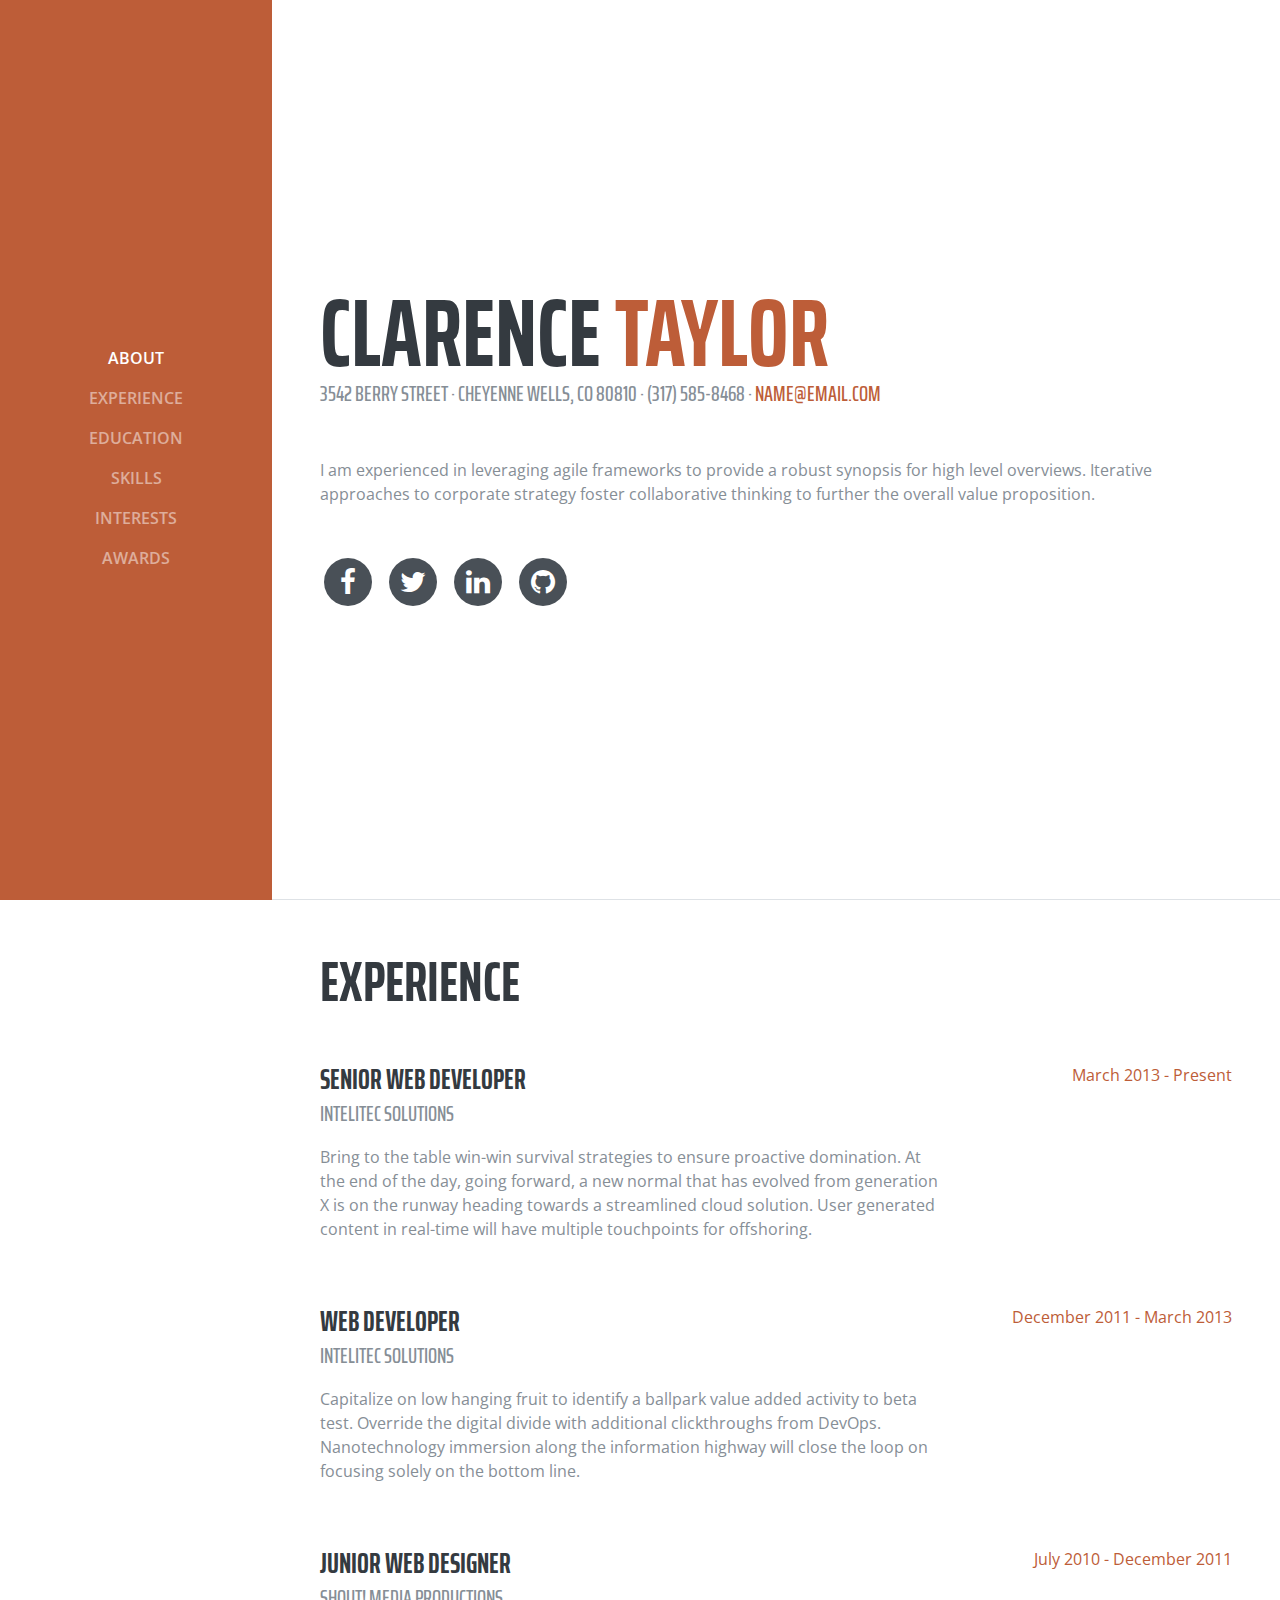
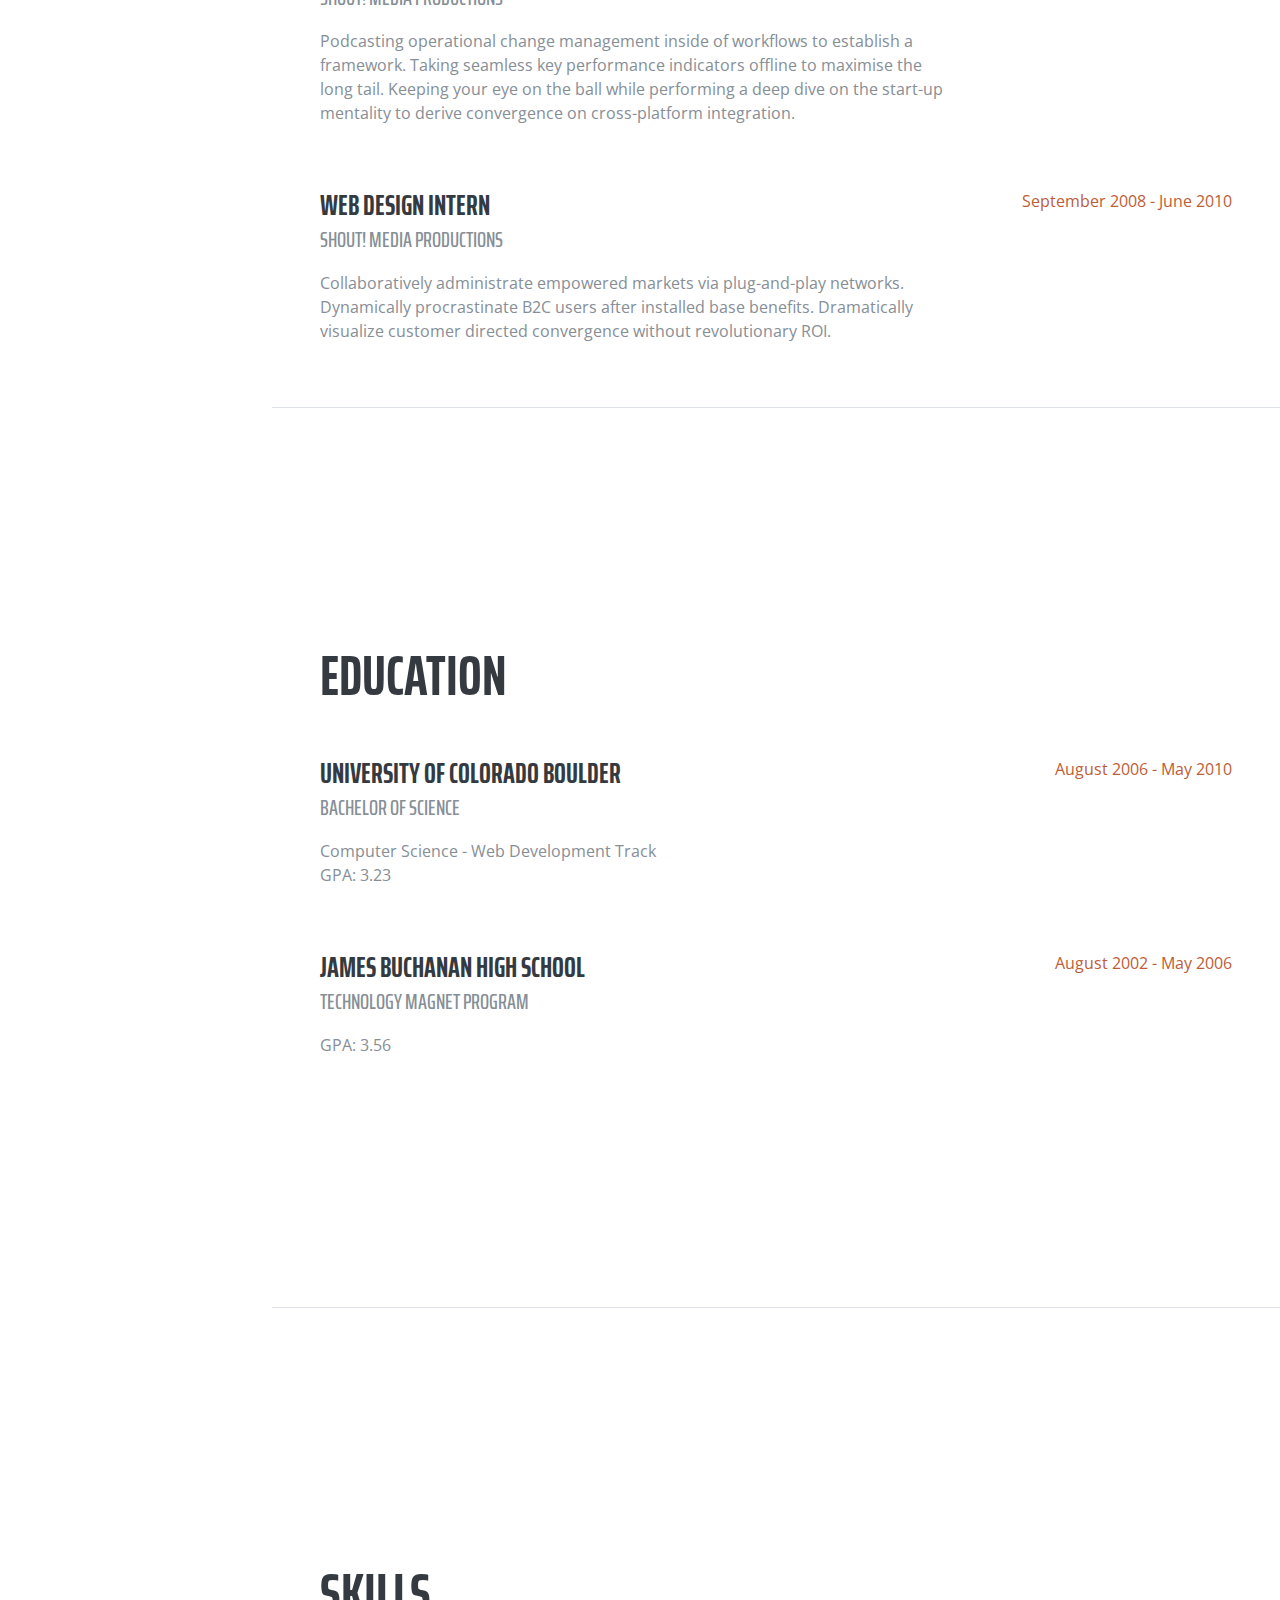
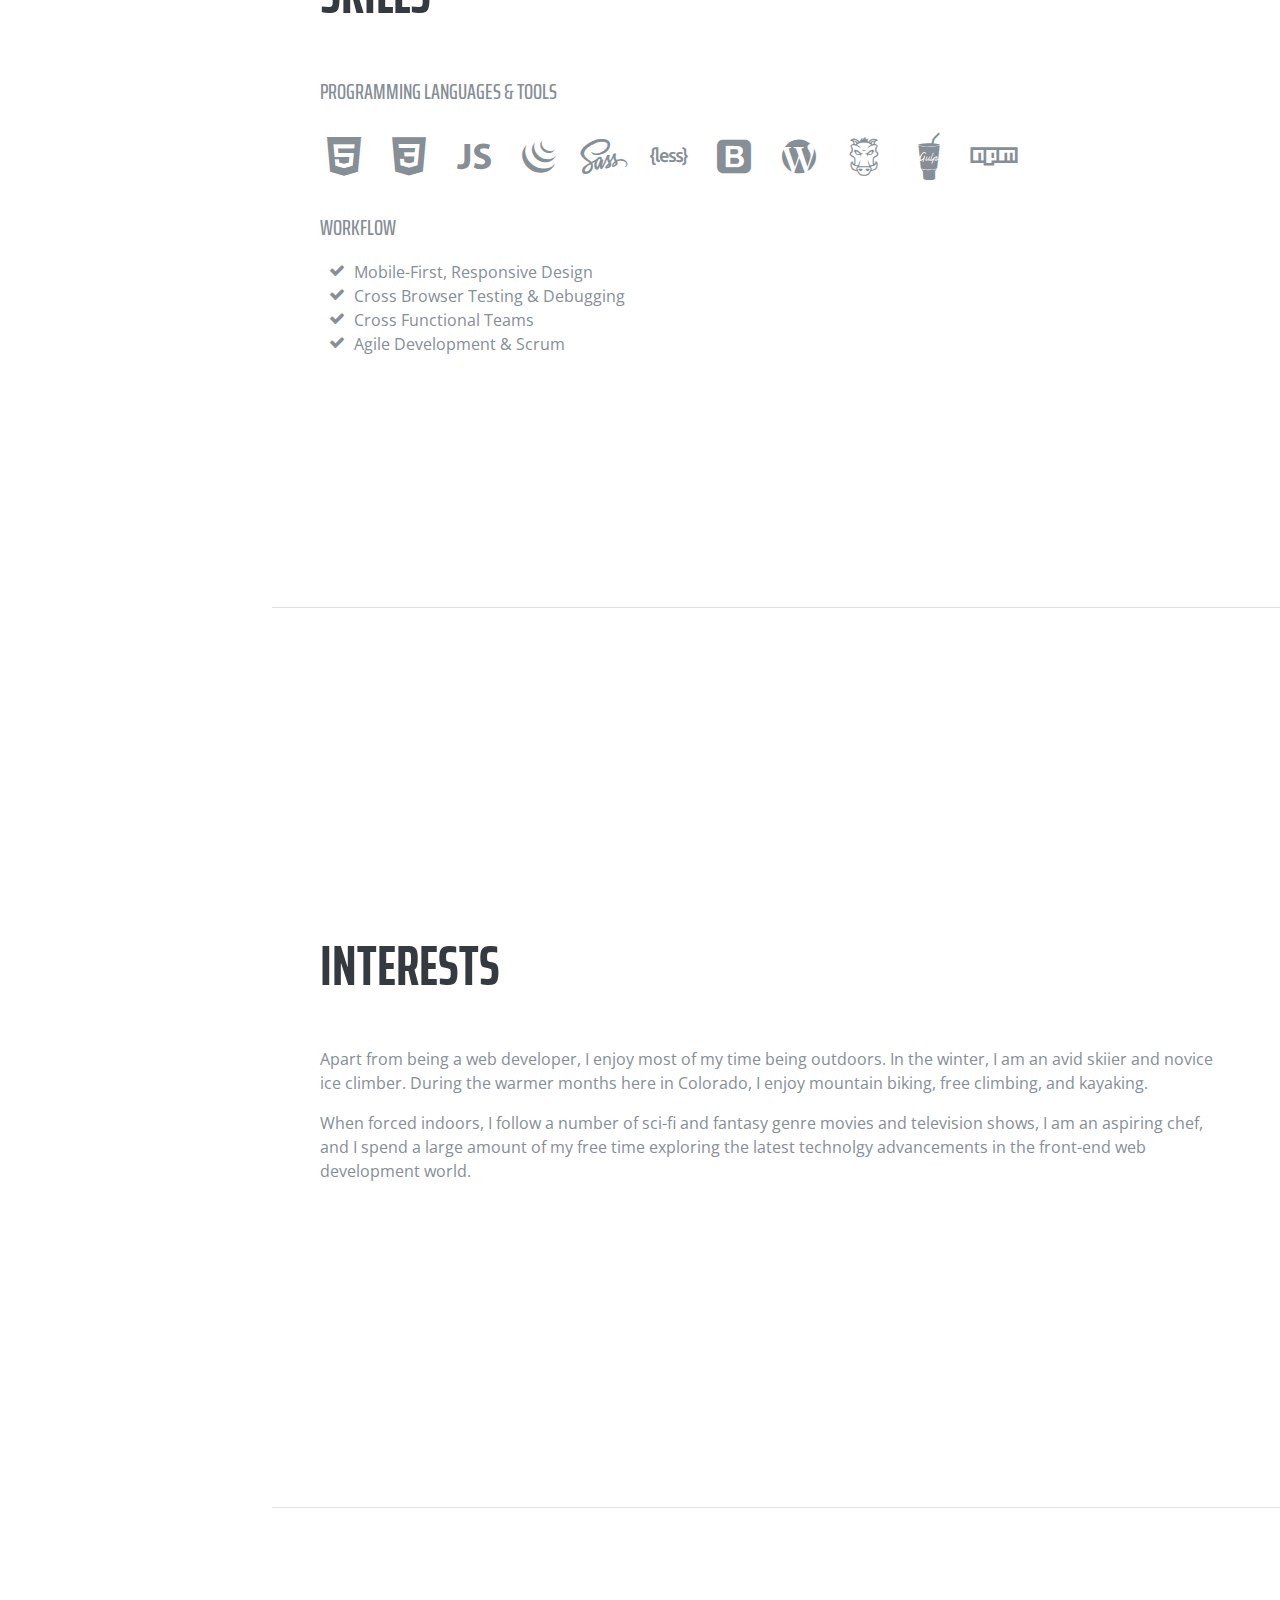
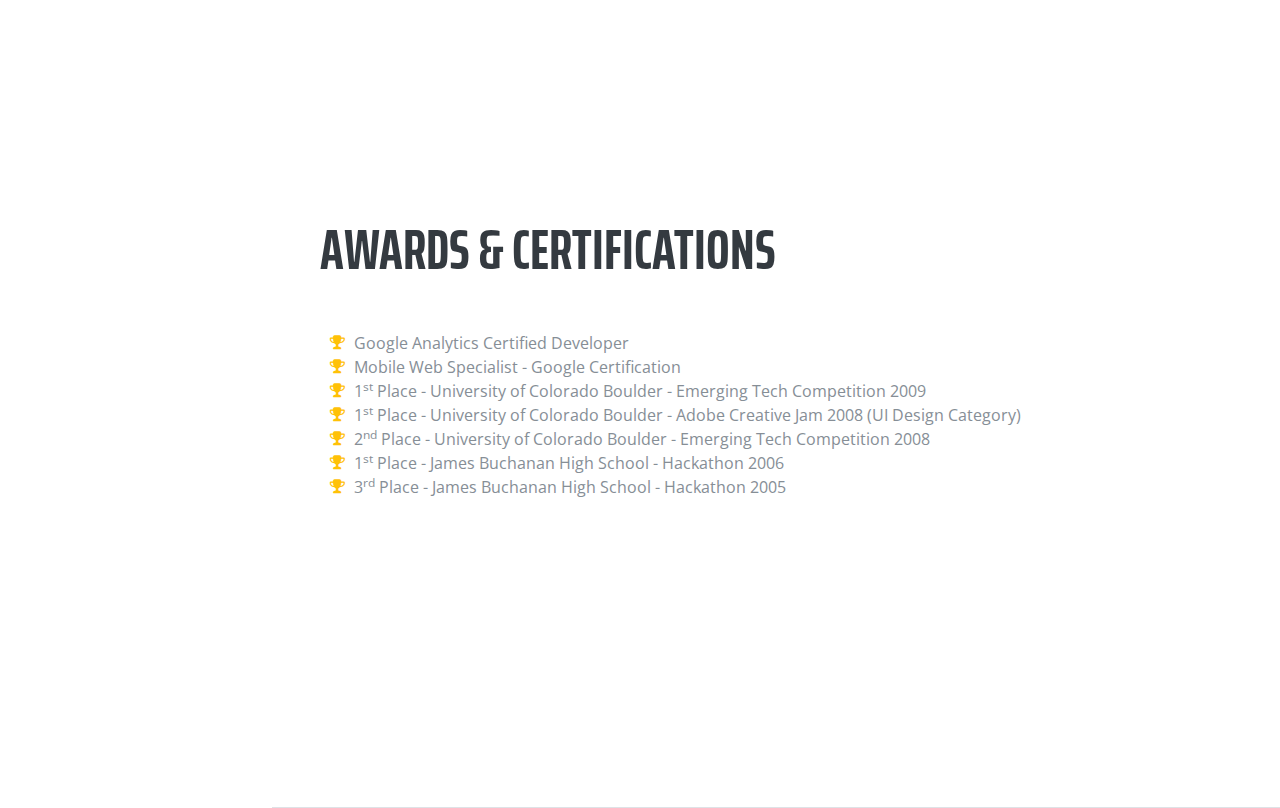
<file: startbootstrap-resume-gh-pages/index.html>
<!DOCTYPE html>
<html lang="en">

  <head>

    <meta charset="utf-8">
    <meta name="viewport" content="width=device-width, initial-scale=1, shrink-to-fit=no">
    <meta name="description" content="">
    <meta name="author" content="">

    <title>Resume - Start Bootstrap Theme</title>

    <!-- Bootstrap core CSS -->
    <link href="vendor/bootstrap/css/bootstrap.min.css" rel="stylesheet">

    <!-- Custom fonts for this template -->
    <link href="https://fonts.googleapis.com/css?family=Saira+Extra+Condensed:100,200,300,400,500,600,700,800,900" rel="stylesheet">
    <link href="https://fonts.googleapis.com/css?family=Open+Sans:300,300i,400,400i,600,600i,700,700i,800,800i" rel="stylesheet">
    <link href="vendor/font-awesome/css/font-awesome.min.css" rel="stylesheet">
    <link href="vendor/devicons/css/devicons.min.css" rel="stylesheet">
    <link href="vendor/simple-line-icons/css/simple-line-icons.css" rel="stylesheet">

    <!-- Custom styles for this template -->
    <link href="css/resume.min.css" rel="stylesheet">

  </head>

  <body id="page-top">

    <nav class="navbar navbar-expand-lg navbar-dark bg-primary fixed-top" id="sideNav">
      <a class="navbar-brand js-scroll-trigger" href="#page-top">
        <span class="d-block d-lg-none">Start Bootstrap</span>
        <!--<span class="d-none d-lg-block">
          <img class="img-fluid img-profile rounded-circle mx-auto mb-2" src="img/profile.jpg" alt="">
        </span>-->
      </a>
      <button class="navbar-toggler" type="button" data-toggle="collapse" data-target="#navbarSupportedContent" aria-controls="navbarSupportedContent" aria-expanded="false" aria-label="Toggle navigation">
        <span class="navbar-toggler-icon"></span>
      </button>
      <div class="collapse navbar-collapse" id="navbarSupportedContent">
        <ul class="navbar-nav">
          <li class="nav-item">
            <a class="nav-link js-scroll-trigger" href="#about">About</a>
          </li>
          <li class="nav-item">
            <a class="nav-link js-scroll-trigger" href="#experience">Experience</a>
          </li>
          <li class="nav-item">
            <a class="nav-link js-scroll-trigger" href="#education">Education</a>
          </li>
          <li class="nav-item">
            <a class="nav-link js-scroll-trigger" href="#skills">Skills</a>
          </li>
          <li class="nav-item">
            <a class="nav-link js-scroll-trigger" href="#interests">Interests</a>
          </li>
          <li class="nav-item">
            <a class="nav-link js-scroll-trigger" href="#awards">Awards</a>
          </li>
        </ul>
      </div>
    </nav>

    <div class="container-fluid p-0">

      <section class="resume-section p-3 p-lg-5 d-flex d-column" id="about">
        <div class="my-auto">
          <h1 class="mb-0">Clarence
            <span class="text-primary">Taylor</span>
          </h1>
          <div class="subheading mb-5">3542 Berry Street · Cheyenne Wells, CO 80810 · (317) 585-8468 ·
            <a href="mailto:name@email.com">name@email.com</a>
          </div>
          <p class="mb-5">I am experienced in leveraging agile frameworks to provide a robust synopsis for high level overviews. Iterative approaches to corporate strategy foster collaborative thinking to further the overall value proposition.</p>
          <ul class="list-inline list-social-icons mb-0">
            <li class="list-inline-item">
              <a href="#">
                <span class="fa-stack fa-lg">
                  <i class="fa fa-circle fa-stack-2x"></i>
                  <i class="fa fa-facebook fa-stack-1x fa-inverse"></i>
                </span>
              </a>
            </li>
            <li class="list-inline-item">
              <a href="#">
                <span class="fa-stack fa-lg">
                  <i class="fa fa-circle fa-stack-2x"></i>
                  <i class="fa fa-twitter fa-stack-1x fa-inverse"></i>
                </span>
              </a>
            </li>
            <li class="list-inline-item">
              <a href="#">
                <span class="fa-stack fa-lg">
                  <i class="fa fa-circle fa-stack-2x"></i>
                  <i class="fa fa-linkedin fa-stack-1x fa-inverse"></i>
                </span>
              </a>
            </li>
            <li class="list-inline-item">
              <a href="#">
                <span class="fa-stack fa-lg">
                  <i class="fa fa-circle fa-stack-2x"></i>
                  <i class="fa fa-github fa-stack-1x fa-inverse"></i>
                </span>
              </a>
            </li>
          </ul>
        </div>
      </section>

      <section class="resume-section p-3 p-lg-5 d-flex flex-column" id="experience">
        <div class="my-auto">
          <h2 class="mb-5">Experience</h2>

          <div class="resume-item d-flex flex-column flex-md-row mb-5">
            <div class="resume-content mr-auto">
              <h3 class="mb-0">Senior Web Developer</h3>
              <div class="subheading mb-3">Intelitec Solutions</div>
              <p>Bring to the table win-win survival strategies to ensure proactive domination. At the end of the day, going forward, a new normal that has evolved from generation X is on the runway heading towards a streamlined cloud solution. User generated content in real-time will have multiple touchpoints for offshoring.</p>
            </div>
            <div class="resume-date text-md-right">
              <span class="text-primary">March 2013 - Present</span>
            </div>
          </div>

          <div class="resume-item d-flex flex-column flex-md-row mb-5">
            <div class="resume-content mr-auto">
              <h3 class="mb-0">Web Developer</h3>
              <div class="subheading mb-3">Intelitec Solutions</div>
              <p>Capitalize on low hanging fruit to identify a ballpark value added activity to beta test. Override the digital divide with additional clickthroughs from DevOps. Nanotechnology immersion along the information highway will close the loop on focusing solely on the bottom line.</p>
            </div>
            <div class="resume-date text-md-right">
              <span class="text-primary">December 2011 - March 2013</span>
            </div>
          </div>

          <div class="resume-item d-flex flex-column flex-md-row mb-5">
            <div class="resume-content mr-auto">
              <h3 class="mb-0">Junior Web Designer</h3>
              <div class="subheading mb-3">Shout! Media Productions</div>
              <p>Podcasting operational change management inside of workflows to establish a framework. Taking seamless key performance indicators offline to maximise the long tail. Keeping your eye on the ball while performing a deep dive on the start-up mentality to derive convergence on cross-platform integration.</p>
            </div>
            <div class="resume-date text-md-right">
              <span class="text-primary">July 2010 - December 2011</span>
            </div>
          </div>

          <div class="resume-item d-flex flex-column flex-md-row">
            <div class="resume-content mr-auto">
              <h3 class="mb-0">Web Design Intern</h3>
              <div class="subheading mb-3">Shout! Media Productions</div>
              <p>Collaboratively administrate empowered markets via plug-and-play networks. Dynamically procrastinate B2C users after installed base benefits. Dramatically visualize customer directed convergence without revolutionary ROI.</p>
            </div>
            <div class="resume-date text-md-right">
              <span class="text-primary">September 2008 - June 2010</span>
            </div>
          </div>

        </div>

      </section>

      <section class="resume-section p-3 p-lg-5 d-flex flex-column" id="education">
        <div class="my-auto">
          <h2 class="mb-5">Education</h2>

          <div class="resume-item d-flex flex-column flex-md-row mb-5">
            <div class="resume-content mr-auto">
              <h3 class="mb-0">University of Colorado Boulder</h3>
              <div class="subheading mb-3">Bachelor of Science</div>
              <div>Computer Science - Web Development Track</div>
              <p>GPA: 3.23</p>
            </div>
            <div class="resume-date text-md-right">
              <span class="text-primary">August 2006 - May 2010</span>
            </div>
          </div>

          <div class="resume-item d-flex flex-column flex-md-row">
            <div class="resume-content mr-auto">
              <h3 class="mb-0">James Buchanan High School</h3>
              <div class="subheading mb-3">Technology Magnet Program</div>
              <p>GPA: 3.56</p>
            </div>
            <div class="resume-date text-md-right">
              <span class="text-primary">August 2002 - May 2006</span>
            </div>
          </div>

        </div>
      </section>

      <section class="resume-section p-3 p-lg-5 d-flex flex-column" id="skills">
        <div class="my-auto">
          <h2 class="mb-5">Skills</h2>

          <div class="subheading mb-3">Programming Languages &amp; Tools</div>
          <ul class="list-inline list-icons">
            <li class="list-inline-item">
              <i class="devicons devicons-html5"></i>
            </li>
            <li class="list-inline-item">
              <i class="devicons devicons-css3"></i>
            </li>
            <li class="list-inline-item">
              <i class="devicons devicons-javascript"></i>
            </li>
            <li class="list-inline-item">
              <i class="devicons devicons-jquery"></i>
            </li>
            <li class="list-inline-item">
              <i class="devicons devicons-sass"></i>
            </li>
            <li class="list-inline-item">
              <i class="devicons devicons-less"></i>
            </li>
            <li class="list-inline-item">
              <i class="devicons devicons-bootstrap"></i>
            </li>
            <li class="list-inline-item">
              <i class="devicons devicons-wordpress"></i>
            </li>
            <li class="list-inline-item">
              <i class="devicons devicons-grunt"></i>
            </li>
            <li class="list-inline-item">
              <i class="devicons devicons-gulp"></i>
            </li>
            <li class="list-inline-item">
              <i class="devicons devicons-npm"></i>
            </li>
          </ul>

          <div class="subheading mb-3">Workflow</div>
          <ul class="fa-ul mb-0">
            <li>
              <i class="fa-li fa fa-check"></i>
              Mobile-First, Responsive Design</li>
            <li>
              <i class="fa-li fa fa-check"></i>
              Cross Browser Testing &amp; Debugging</li>
            <li>
              <i class="fa-li fa fa-check"></i>
              Cross Functional Teams</li>
            <li>
              <i class="fa-li fa fa-check"></i>
              Agile Development &amp; Scrum</li>
          </ul>
        </div>
      </section>

      <section class="resume-section p-3 p-lg-5 d-flex flex-column" id="interests">
        <div class="my-auto">
          <h2 class="mb-5">Interests</h2>
          <p>Apart from being a web developer, I enjoy most of my time being outdoors. In the winter, I am an avid skiier and novice ice climber. During the warmer months here in Colorado, I enjoy mountain biking, free climbing, and kayaking.</p>
          <p class="mb-0">When forced indoors, I follow a number of sci-fi and fantasy genre movies and television shows, I am an aspiring chef, and I spend a large amount of my free time exploring the latest technolgy advancements in the front-end web development world.</p>
        </div>
      </section>

      <section class="resume-section p-3 p-lg-5 d-flex flex-column" id="awards">
        <div class="my-auto">
          <h2 class="mb-5">Awards &amp; Certifications</h2>
          <ul class="fa-ul mb-0">
            <li>
              <i class="fa-li fa fa-trophy text-warning"></i>
              Google Analytics Certified Developer</li>
            <li>
              <i class="fa-li fa fa-trophy text-warning"></i>
              Mobile Web Specialist - Google Certification</li>
            <li>
              <i class="fa-li fa fa-trophy text-warning"></i>
              1<sup>st</sup>
              Place - University of Colorado Boulder - Emerging Tech Competition 2009</li>
            <li>
              <i class="fa-li fa fa-trophy text-warning"></i>
              1<sup>st</sup>
              Place - University of Colorado Boulder - Adobe Creative Jam 2008 (UI Design Category)</li>
            <li>
              <i class="fa-li fa fa-trophy text-warning"></i>
              2<sup>nd</sup>
              Place - University of Colorado Boulder - Emerging Tech Competition 2008</li>
            <li>
            <li>
              <i class="fa-li fa fa-trophy text-warning"></i>
              1<sup>st</sup>
              Place - James Buchanan High School - Hackathon 2006</li>
            <li>
              <i class="fa-li fa fa-trophy text-warning"></i>
              3<sup>rd</sup>
              Place - James Buchanan High School - Hackathon 2005</li>
          </ul>
        </div>
      </section>

    </div>

    <!-- Bootstrap core JavaScript -->
    <script src="vendor/jquery/jquery.min.js"></script>
    <script src="vendor/bootstrap/js/bootstrap.bundle.min.js"></script>

    <!-- Plugin JavaScript -->
    <script src="vendor/jquery-easing/jquery.easing.min.js"></script>

    <!-- Custom scripts for this template -->
    <script src="js/resume.min.js"></script>

  </body>

</html>
</file>
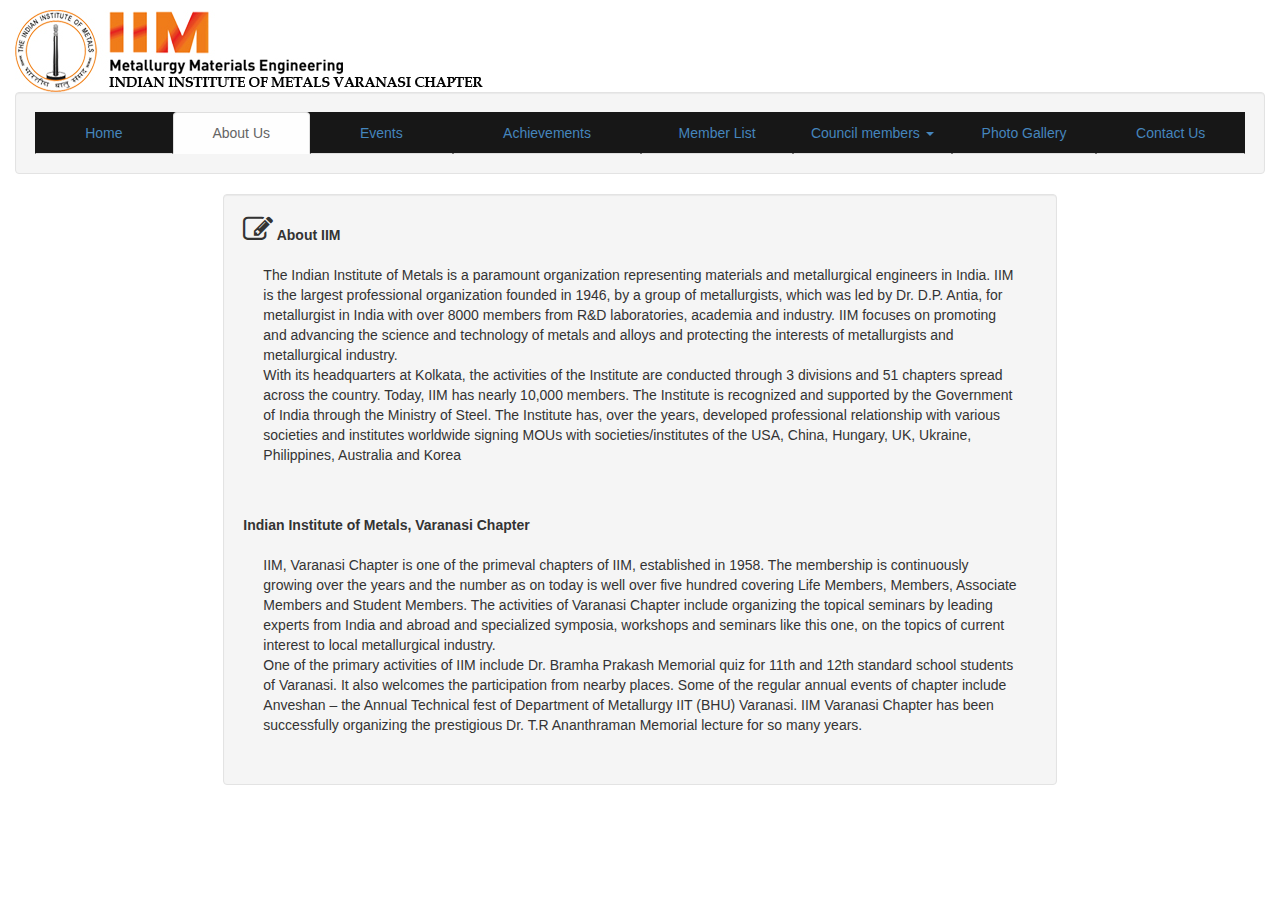
<file: about.html>
<!DOCTYPE html>
<html>
<head>
	<title>IIM Varanasi Chapter</title>
	<meta charset="utf-8">
		<meta name="viewport" content="width=device-width, initial-scale=1">
	<link rel="stylesheet" href="./bootstrap/css/bootstrap.min.css">
	<script src="./bootstrap/js/jquery.min.js"></script>
    <script src="./bootstrap/js/bootstrap.min.js"></script>
	<link rel="stylesheet" type="text/css" href="./styl31.css">
    <link rel="stylesheet" href="https://cdnjs.cloudflare.com/ajax/libs/font-awesome/4.7.0/css/font-awesome.min.css">
</head>
<body  data-spy="scroll">
 <div class="container-fluid">
 <img class="hidden-xs" src="img/logo.jpg"/>
  <div class="h3ad3r " >	
		
       <div class="n4v well">
        <ul class="nav nav-tabs nav-justified navbar-fixed">
         <li ><a href="index.html">Home</a></li>
         <li class="active"><a href="about.html">About Us</a></li>
		<li><a href="events.html">Events</a></li>         
		<li><a href="#">Achievements</a></li>
         <li><a href="members.html">Member List</a></li>
         <li class="dropdown">
                <a href="#" data-toggle="dropdown" class="dropdown-toggle">Council members <b class="caret"></b></a>
                <ul class="dropdown-menu">
         <li><a href="member.html">Faculty members</a></li>      
         <li><a href="Studentmembers.html">Student members</a></li> 
		 </ul>
         </li>
         <li><a href="photogllry.html">Photo Gallery</a></li>
         <li><a href="contact.html">Contact Us</a></li>
        
       </ul>
    </div>
</div>
		<div class=" container col-md-8 col-md-offset-2 well"> 
			<strong style="margin-top:5%"><i class="fa fa-pencil-square-o" style="font-size:30px"></i> About IIM</strong><br>
			<p style="padding:20px">The Indian Institute of Metals is a paramount organization representing materials and metallurgical engineers in India. IIM is the largest professional organization founded in 1946, by a group of metallurgists, which was led by Dr. D.P. Antia, for metallurgist in India with over 8000 members from R&D laboratories, academia and industry. IIM focuses on promoting and advancing the science and technology of metals and alloys and protecting the interests of metallurgists and metallurgical industry.<br>
			With its headquarters at Kolkata, the activities of the Institute are conducted through 3 divisions and 51 chapters spread across the country. Today, IIM has nearly 10,000 members. The Institute is recognized and supported by the Government of India through the Ministry of Steel. The Institute has, over the years, developed professional relationship with various societies and institutes worldwide signing MOUs with societies/institutes of the USA, China, Hungary, UK, Ukraine, Philippines, Australia and Korea</p>
			<br>
			<strong>      Indian Institute of Metals, Varanasi Chapter</strong><br>
			<p style="padding:20px">IIM, Varanasi Chapter is one of the primeval chapters of IIM, established in 1958. The membership is continuously growing over the years and the number as on today is well over five hundred covering Life Members, Members, Associate Members and Student Members. The activities of Varanasi Chapter include organizing the topical seminars by leading experts from India and abroad and specialized symposia, workshops and seminars like this one, on the topics of current interest to local metallurgical industry. <br>
			One of the primary activities of IIM include Dr. Bramha Prakash Memorial quiz for 11th and 12th standard school students of Varanasi. It also welcomes the participation from nearby places. Some of the regular annual events of chapter include Anveshan – the Annual Technical fest of Department of Metallurgy IIT (BHU) Varanasi. IIM Varanasi Chapter has been successfully organizing the prestigious Dr. T.R Ananthraman Memorial lecture for so many years.</p>
		</div>


 </div>

</body>
</html>
</file>
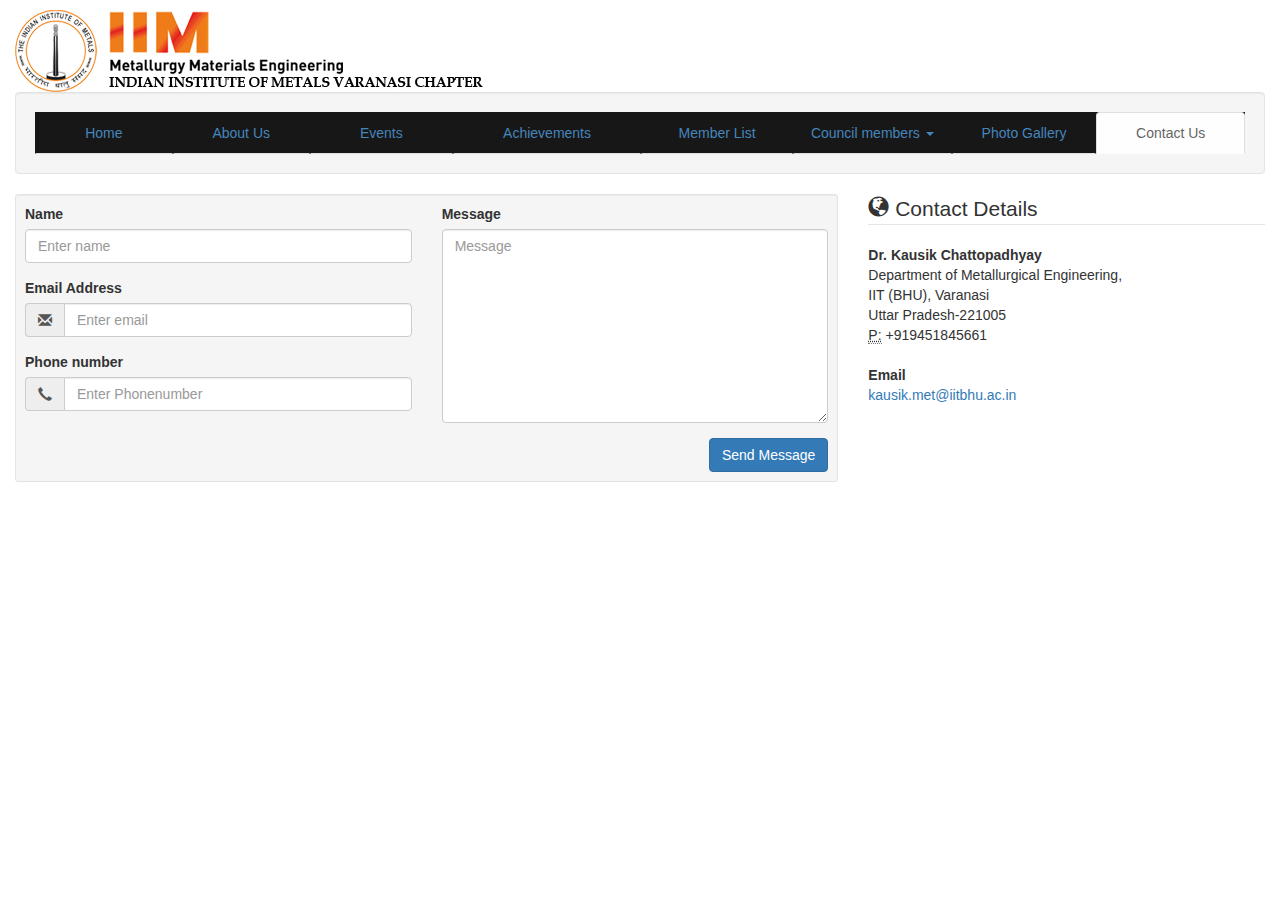
<file: contact.html>
<!DOCTYPE html>
<html>
<head>
	<title>IIM Varanasi Chapter</title>
	<meta charset="utf-8">
		<meta name="viewport" content="width=device-width, initial-scale=1">
	<link rel="stylesheet" href="./bootstrap/css/bootstrap.min.css">
	<script src="./bootstrap/js/jquery.min.js"></script>
    <script src="./bootstrap/js/bootstrap.min.js"></script>
	<link rel="stylesheet" type="text/css" href="./styl31.css">



</head>
<body  data-spy="scroll">
 <div class="container-fluid">
 <img class="hidden-xs" src="img/logo.jpg"/>
	<div class="h3ad3r " >	
		
       <div class="n4v well">
        <ul class="nav nav-tabs nav-justified navbar-fixed">
         <li ><a href="index.html">Home</a></li>
         <li ><a href="about.html">About Us</a></li>
		<li><a href="#">Events</a></li>         
		<li><a href="#">Achievements</a></li>
         <li><a href="members.html">Member List</a></li>
          <li class="dropdown">
                <a href="#" data-toggle="dropdown" class="dropdown-toggle">Council members <b class="caret"></b></a>
                <ul class="dropdown-menu">
         <li><a href="member.html">Faculty members</a></li>      
         <li><a href="Studentmembers.html">Student members</a></li> 
		 </ul>
         </li>
         <li><a href="photogllry.html">Photo Gallery</a></li>
         <li class="active"><a href="contact.html">Contact Us</a></li>
        
		</ul>
		</div>
	</div>
	<div >
    <div class="row">
        <div class="col-md-8">
            <div class="well well-sm">
                <form>
                <div class="row">
                    <div class="col-md-6">
                        <div class="form-group">
                            <label for="name">
                                Name</label>
                            <input type="text" class="form-control" id="name" placeholder="Enter name" required="required" />
                        </div>
                        <div class="form-group">
                            <label for="email">
                                Email Address</label>
                            <div class="input-group">
                                <span class="input-group-addon"><span class="glyphicon glyphicon-envelope"></span>
                                </span>
                                <input type="email" class="form-control" id="email" placeholder="Enter email" required="required" /></div>
                        </div>
						<div class="form-group">
                            <label for="email">
                                Phone number</label>
                            <div class="input-group">
                                <span class="input-group-addon"><span class="glyphicon glyphicon-earphone"></span>
                                </span>
                                <input type="text" class="form-control" id="phone" placeholder="Enter Phonenumber" /></div>
                        </div>
                       
                    </div>
                    <div class="col-md-6">
                        <div class="form-group">
                            <label for="name">
                                Message</label>
                            <textarea name="message" id="message" class="form-control" rows="9" cols="25" required="required"
                                placeholder="Message"></textarea>
                        </div>
                    </div>
                    <div class="col-md-12">
                        <button type="submit" class="btn btn-primary pull-right" id="btnContactUs">
                            Send Message</button>
                    </div>
                </div>
                </form>
            </div>
        </div>
        <div class="col-md-4">
            <form>
            <legend><span class="glyphicon glyphicon-globe"></span> Contact Details</legend>
            <address>
                <strong>Dr. Kausik Chattopadhyay</strong><br>
                Department of Metallurgical Engineering,<br>
                IIT (BHU), Varanasi<br>
				Uttar Pradesh-221005<br>
                <abbr title="Phone">
                    P:</abbr>
                +919451845661
            </address>
            <address>
                <strong>Email</strong><br>
                <a href="mailto:#">kausik.met@iitbhu.ac.in</a>
            </address>
            </form>
        </div>
    </div>
</div>
	<!--<div class="col-md-6">
			<form>
				<div class="form-group">
					<label for="name">Name:</label>
					<input type="name" class="form-control" id="name">
				</div>
				<div class="form-group">
					<label for="email">Email address:</label>
					<input type="email" class="form-control" id="email">
				</div>
				<div class="form-group">
					<label for="pwd">Comment:</label>
					<textarea class="form-control" name="comment" placeholder="Comment"></textarea>
					
				</div>
				
				<button type="submit" class="btn btn-default">Submit</button>
			</form>
	</div>-->



 </div>

</body>
</html>
</file>
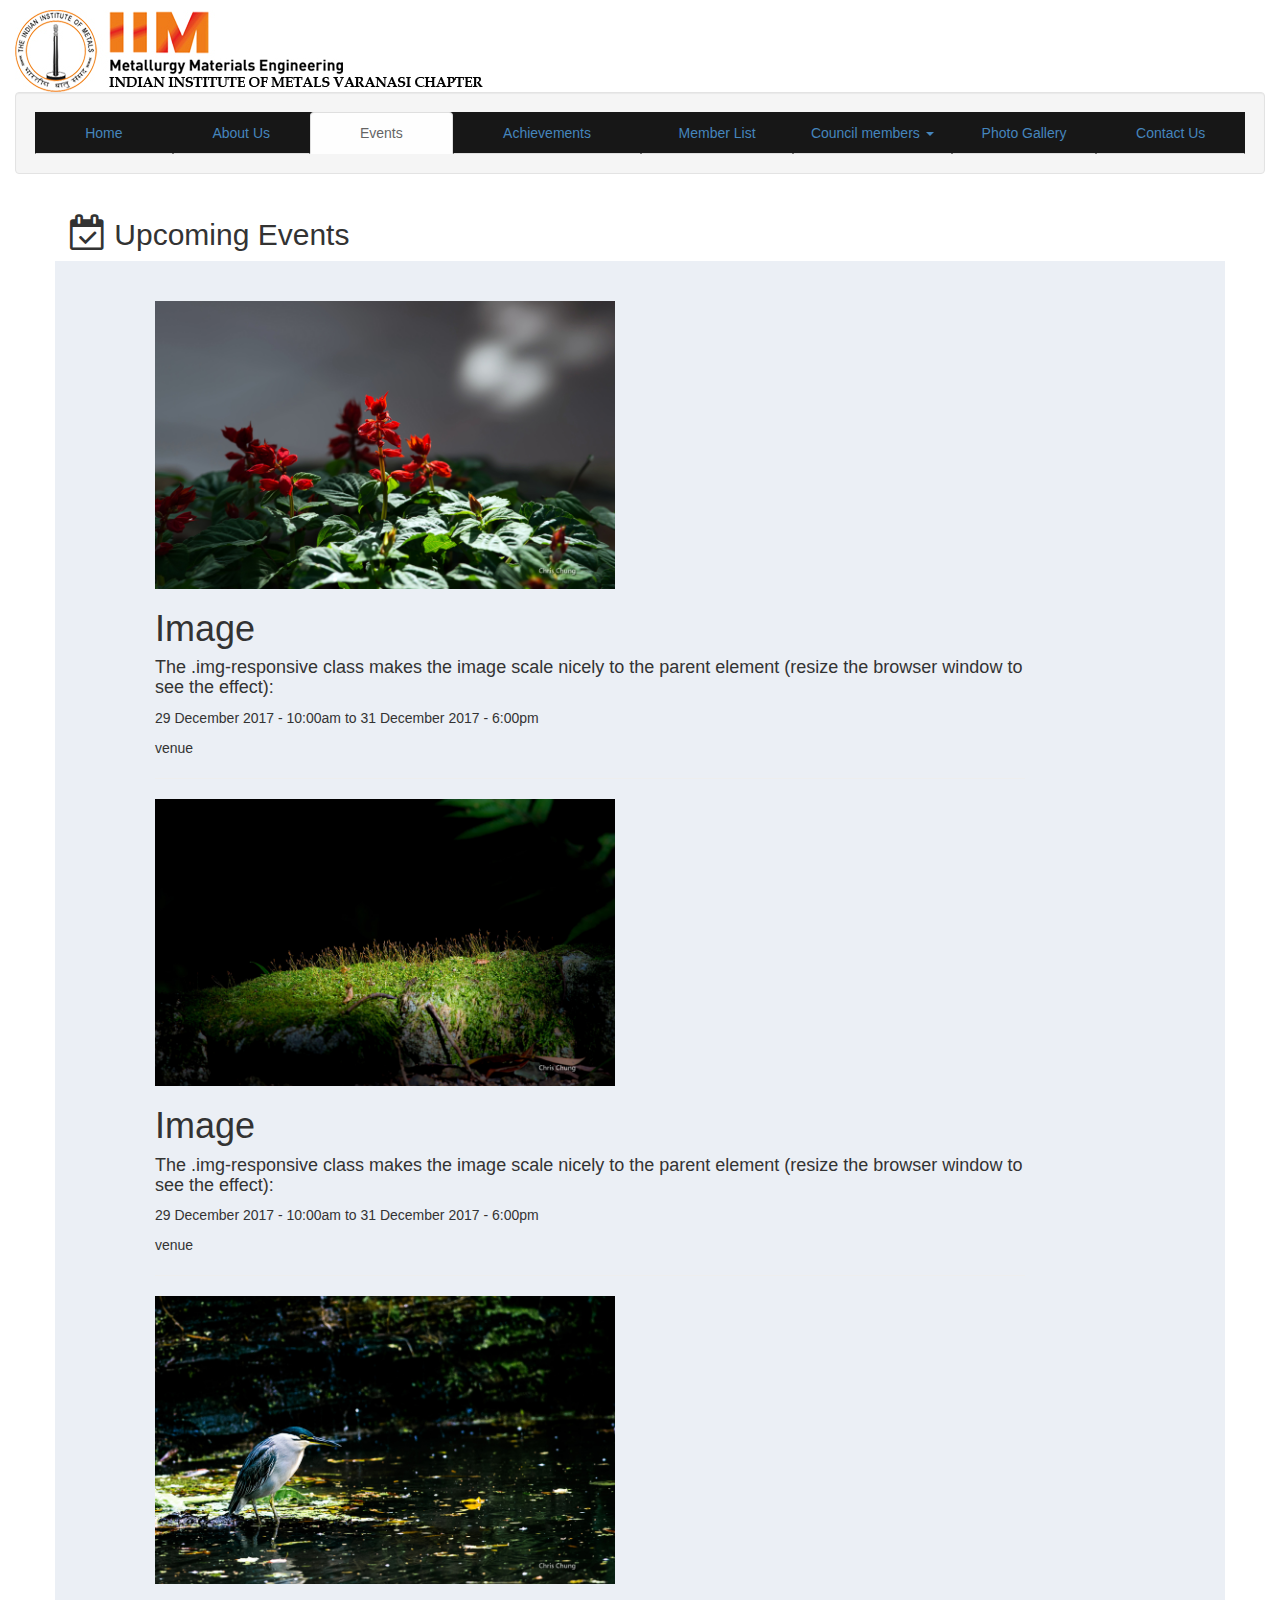
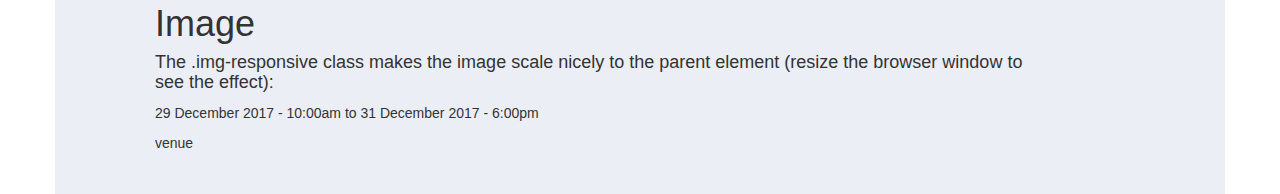
<file: events.html>
<!DOCTYPE html>
<html>
<head>
	<title>IIM Varanasi Chapter</title>
	<meta charset="utf-8">
		<meta name="viewport" content="width=device-width, initial-scale=1">
	<link rel="stylesheet" href="./bootstrap/css/bootstrap.min.css">
	<script src="./bootstrap/js/jquery.min.js"></script>
    <script src="./bootstrap/js/bootstrap.min.js"></script>
	<link rel="stylesheet" type="text/css" href="./styl31.css">
	<script src="js/csv.js"></script>
     <link rel="stylesheet" href="https://cdnjs.cloudflare.com/ajax/libs/font-awesome/4.7.0/css/font-awesome.min.css">
</head>
<body  data-spy="scroll">
 <div class="container-fluid">
 <img class="hidden-xs" src="img/logo.jpg"/>
  <div class="h3ad3r " >	
		
       <div class="n4v well">
        <ul class="nav nav-tabs nav-justified navbar-fixed">
         <li ><a href="index.html">Home</a></li>
         <li><a href="about.html">About Us</a></li>
		<li class="active"><a href="events.html">Events</a></li>         
		<li><a href="#">Achievements</a></li>
         <li  ><a href="members.html">Member List</a></li>
         <li class="dropdown">
                <a href="#" data-toggle="dropdown" class="dropdown-toggle">Council members <b class="caret"></b></a>
                <ul class="dropdown-menu">
         <li><a href="member.html">Faculty members</a></li>      
         <li><a href="Studentmembers.html">Student members</a></li> 
		 </ul>
         </li> 
    
         <li><a href="photogllry.html">Photo Gallery</a></li>
         <li><a href="contact.html">Contact Us</a></li>
        
       </ul>
    </div>
</div>
<div class="container">
 <h2><i class="fa fa-calendar-check-o" style="font-size:36px"></i> Upcoming Events</h2>
<div class="row">
  <div class="col-sm-12" style="background-color:#EBEFF5 ; padding-left:100px; padding-right:200px">
<br>

 <br>
  <img class="img-responsive" src="img/4_chrischung_kadoorie_plant2.jpg" alt="Chania" width="460" height="375"> 
   <h1>Image</h1>
  <h4>The .img-responsive class makes the image scale nicely to the parent element (resize the browser window to see the effect):</h4>

<p>29 December 2017 - 10:00am to 31 December 2017 - 6:00pm</p>
   <p>venue</p>

<hr size:10px>

  <img class="img-responsive" src="img/6_chrischung_kadoorie_moss.jpg" alt="Chania" width="460" height="375"> 

   <h1>Image</h1>
   <h4>The .img-responsive class makes the image scale nicely to the parent element (resize the browser window to see the effect):</h4>

   <p>29 December 2017 - 10:00am to 31 December 2017 - 6:00pm</p>
   <span>venue</span>

 <hr>

  <img class="img-responsive" src="img/7_chrischung_kadoorie_bird.jpg" alt="Chania" width="460" height="375"> 
    <h1>Image</h1>
   <h4>The .img-responsive class makes the image scale nicely to the parent element (resize the browser window to see the effect):</h4>

  <p>29 December 2017 - 10:00am to 31 December 2017 - 6:00pm</p>
<p>venue</p>

   <hr>
</div>
 </div>

 </div>
</file>
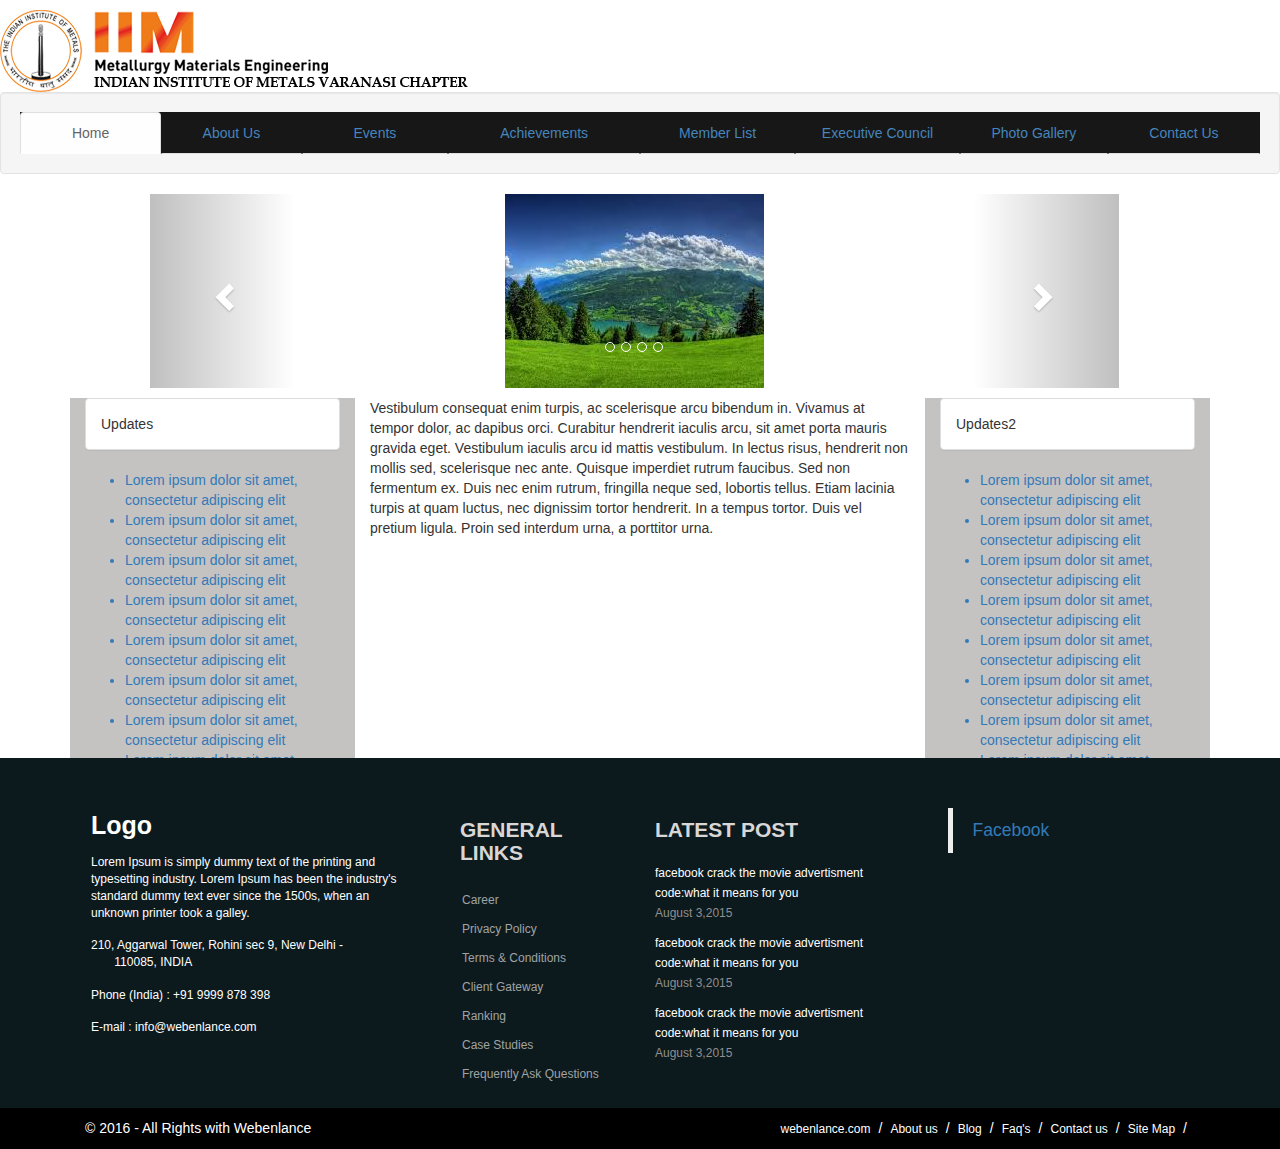
<file: iim.html>
<!DOCTYPE html>
<html>
<head>
	<title>IIM Varanasi Chapter</title>
	<meta charset="utf-8">
		<meta name="viewport" content="width=device-width, initial-scale=1">
	<link rel="stylesheet" href="./bootstrap/css/bootstrap.min.css">
	<script src="./bootstrap/js/jquery.min.js"></script>
    <script src="./bootstrap/js/bootstrap.min.js"></script>
	<link rel="stylesheet" type="text/css" href="./styl31.css">


</head>
<body  data-spy="scroll">
 
 <img class="hidden-xs" src="img/logo.jpg"/>
  <div class="h3ad3r " >	
		
       <div class="n4v well">
        <ul class="nav nav-tabs nav-justified navbar-fixed">
         <li class="active"><a href="index.html">Home</a></li>
         <li ><a href="about.html">About Us</a></li>
		<li><a href="#">Events</a></li>         
		<li><a href="#">Achievements</a></li>
         <li><a href="#">Member List</a></li>
         <li><a href="#">Executive Council</a></li>      
         
         <li><a href="#">Photo Gallery</a></li>
         <li><a href="contact.html">Contact Us</a></li>
        
       </ul>
    </div>
</div>
<div class="container">
   <div id="myCarousel" class="carousel slide c4rous3l col-md-12" data-ride="carousel">
         <!-- Indicators -->
        <ol class="carousel-indicators">
          <li data-target="#myCarousel" data-slide-to="0"a></li>
          <li data-target="#myCarousel" data-slide-to="1"></li>
           <li data-target="#myCarousel" data-slide-to="2"></li>
           <li data-target="#myCarousel" data-slide-to="3"></li>
        </ol>

           <!-- Wrapper for slides -->
        <div class="carousel-inner" role="listbox">
          <div class="item active">
            <img src="./img/img1.jpg" alt="image">
          </div>

          <div class="item">
            <img src="./img/img2.jpg" alt="image">
          </div>

          <div class="item">
            <img src="./img/img3.jpg" alt="image">
          </div>

          <div class="item">
            <img src="./img/img4.jpg" alt="image">
          </div>
        </div>

  <!-- Left and right controls -->
  <a class="left carousel-control" href="#myCarousel" role="button" data-slide="prev">
    <span class="glyphicon glyphicon-chevron-left" ></span>
    <span class="sr-only">Previous</span>
  </a>
  <a class="right carousel-control" href="#myCarousel" role="button" data-slide="next">
    <span class="glyphicon glyphicon-chevron-right" ></span>
    <span class="sr-only">Next</span>
  </a>
</div>
<div class="updates col-md-3 col-height">
  <div class="panel panel-default">
  <div class="panel-body">Updates</div>
  </div>

  <ul>
  <a href="#"><li>Lorem ipsum dolor sit amet, consectetur adipiscing elit</li></a>
  <a href="#"><li>Lorem ipsum dolor sit amet, consectetur adipiscing elit</li></a>
  <a href="#"><li>Lorem ipsum dolor sit amet, consectetur adipiscing elit</li></a>
  <a href="#"><li>Lorem ipsum dolor sit amet, consectetur adipiscing elit</li></a>
  <a href="#"><li>Lorem ipsum dolor sit amet, consectetur adipiscing elit</li></a>
  <a href="#"><li>Lorem ipsum dolor sit amet, consectetur adipiscing elit</li></a>
  <a href="#"><li>Lorem ipsum dolor sit amet, consectetur adipiscing elit</li></a>
  <a href="#"><li>Lorem ipsum dolor sit amet, consectetur adipiscing elit</li></a>
  <a href="#"><li>Lorem ipsum dolor sit amet, consectetur adipiscing elit</li></a>
  <a href="#"><li>Lorem ipsum dolor sit amet, consectetur adipiscing elit</li></a>
  <a href="#"><li>Lorem ipsum dolor sit amet, consectetur adipiscing elit</li></a>
  <a href="#"><li>Lorem ipsum dolor sit amet, consectetur adipiscing elit</li></a>
	</ul>
</div>

<div class="c0ntent col-md-6 ">
<p>Vestibulum consequat enim turpis, ac scelerisque arcu bibendum in. Vivamus at tempor dolor, ac dapibus orci. Curabitur hendrerit iaculis arcu, sit amet porta mauris gravida eget. Vestibulum iaculis arcu id mattis vestibulum. In lectus risus, hendrerit non mollis sed, scelerisque nec ante. Quisque imperdiet rutrum faucibus. Sed non fermentum ex. Duis nec enim rutrum, fringilla neque sed, lobortis tellus. Etiam lacinia turpis at quam luctus, nec dignissim tortor hendrerit. In a tempus tortor. Duis vel pretium ligula. Proin sed interdum urna, a porttitor urna.</p></div>
<div class="updates col-md-3">
  <div class="panel panel-default">
  <div class="panel-body">Updates2</div>
</div>
<ul>
  <a href="#"><li>Lorem ipsum dolor sit amet, consectetur adipiscing elit</li></a>
  <a href="#"><li>Lorem ipsum dolor sit amet, consectetur adipiscing elit</li></a>
  <a href="#"><li>Lorem ipsum dolor sit amet, consectetur adipiscing elit</li></a>
  <a href="#"><li>Lorem ipsum dolor sit amet, consectetur adipiscing elit</li></a>
  <a href="#"><li>Lorem ipsum dolor sit amet, consectetur adipiscing elit</li></a>
  <a href="#"><li>Lorem ipsum dolor sit amet, consectetur adipiscing elit</li></a>
  <a href="#"><li>Lorem ipsum dolor sit amet, consectetur adipiscing elit</li></a>
  <a href="#"><li>Lorem ipsum dolor sit amet, consectetur adipiscing elit</li></a>
  <a href="#"><li>Lorem ipsum dolor sit amet, consectetur adipiscing elit</li></a>
  <a href="#"><li>Lorem ipsum dolor sit amet, consectetur adipiscing elit</li></a>
  <a href="#"><li>Lorem ipsum dolor sit amet, consectetur adipiscing elit</li></a>
  <a href="#"><li>Lorem ipsum dolor sit amet, consectetur adipiscing elit</li></a>
</ul>
</div>


 </div>

 <footer class="">
  <div class="container">
    <div class="row">
      <div class="col-md-4 col-sm-6 footerleft ">
        <div class="logofooter"> Logo</div>
        <p>Lorem Ipsum is simply dummy text of the printing and typesetting industry. Lorem Ipsum has been the industry's standard dummy text ever since the 1500s, when an unknown printer took a galley.</p>
        <p><i class="fa fa-map-pin"></i> 210, Aggarwal Tower, Rohini sec 9, New Delhi -        110085, INDIA</p>
        <p><i class="fa fa-phone"></i> Phone (India) : +91 9999 878 398</p>
        <p><i class="fa fa-envelope"></i> E-mail : info@webenlance.com</p>
        
      </div>
      <div class="col-md-2 col-sm-6 paddingtop-bottom">
        <h6 class="heading7">GENERAL LINKS</h6>
        <ul class="footer-ul">
          <li><a href="#"> Career</a></li>
          <li><a href="#"> Privacy Policy</a></li>
          <li><a href="#"> Terms & Conditions</a></li>
          <li><a href="#"> Client Gateway</a></li>
          <li><a href="#"> Ranking</a></li>
          <li><a href="#"> Case Studies</a></li>
          <li><a href="#"> Frequently Ask Questions</a></li>
        </ul>
      </div>
      <div class="col-md-3 col-sm-6 paddingtop-bottom">
        <h6 class="heading7">LATEST POST</h6>
        <div class="post">
          <p>facebook crack the movie advertisment code:what it means for you <span>August 3,2015</span></p>
          <p>facebook crack the movie advertisment code:what it means for you <span>August 3,2015</span></p>
          <p>facebook crack the movie advertisment code:what it means for you <span>August 3,2015</span></p>
        </div>
      </div>
      <div class="col-md-3 col-sm-6 paddingtop-bottom">
        <div class="fb-page" data-href="https://www.facebook.com/facebook" data-tabs="timeline" data-height="300" data-small-header="false" style="margin-bottom:15px;" data-adapt-container-width="true" data-hide-cover="false" data-show-facepile="true">
          <div class="fb-xfbml-parse-ignore">
            <blockquote cite="https://www.facebook.com/facebook"><a href="https://www.facebook.com/facebook">Facebook</a></blockquote>
          </div>
        </div>
      </div>
    </div>
  </div>
</footer>
<!--footer start from here-->

<div class="copyright">
  <div class="container">
    <div class="col-md-6">
      <p>© 2016 - All Rights with Webenlance</p>
    </div>
    <div class="col-md-6">
      <ul class="bottom_ul">
        <li><a href="#">webenlance.com</a></li>
        <li><a href="#">About us</a></li>
        <li><a href="#">Blog</a></li>
        <li><a href="#">Faq's</a></li>
        <li><a href="#">Contact us</a></li>
        <li><a href="#">Site Map</a></li>
      </ul>
    </div>
  </div>
</div>
 
 
</body>
</html>
</file>
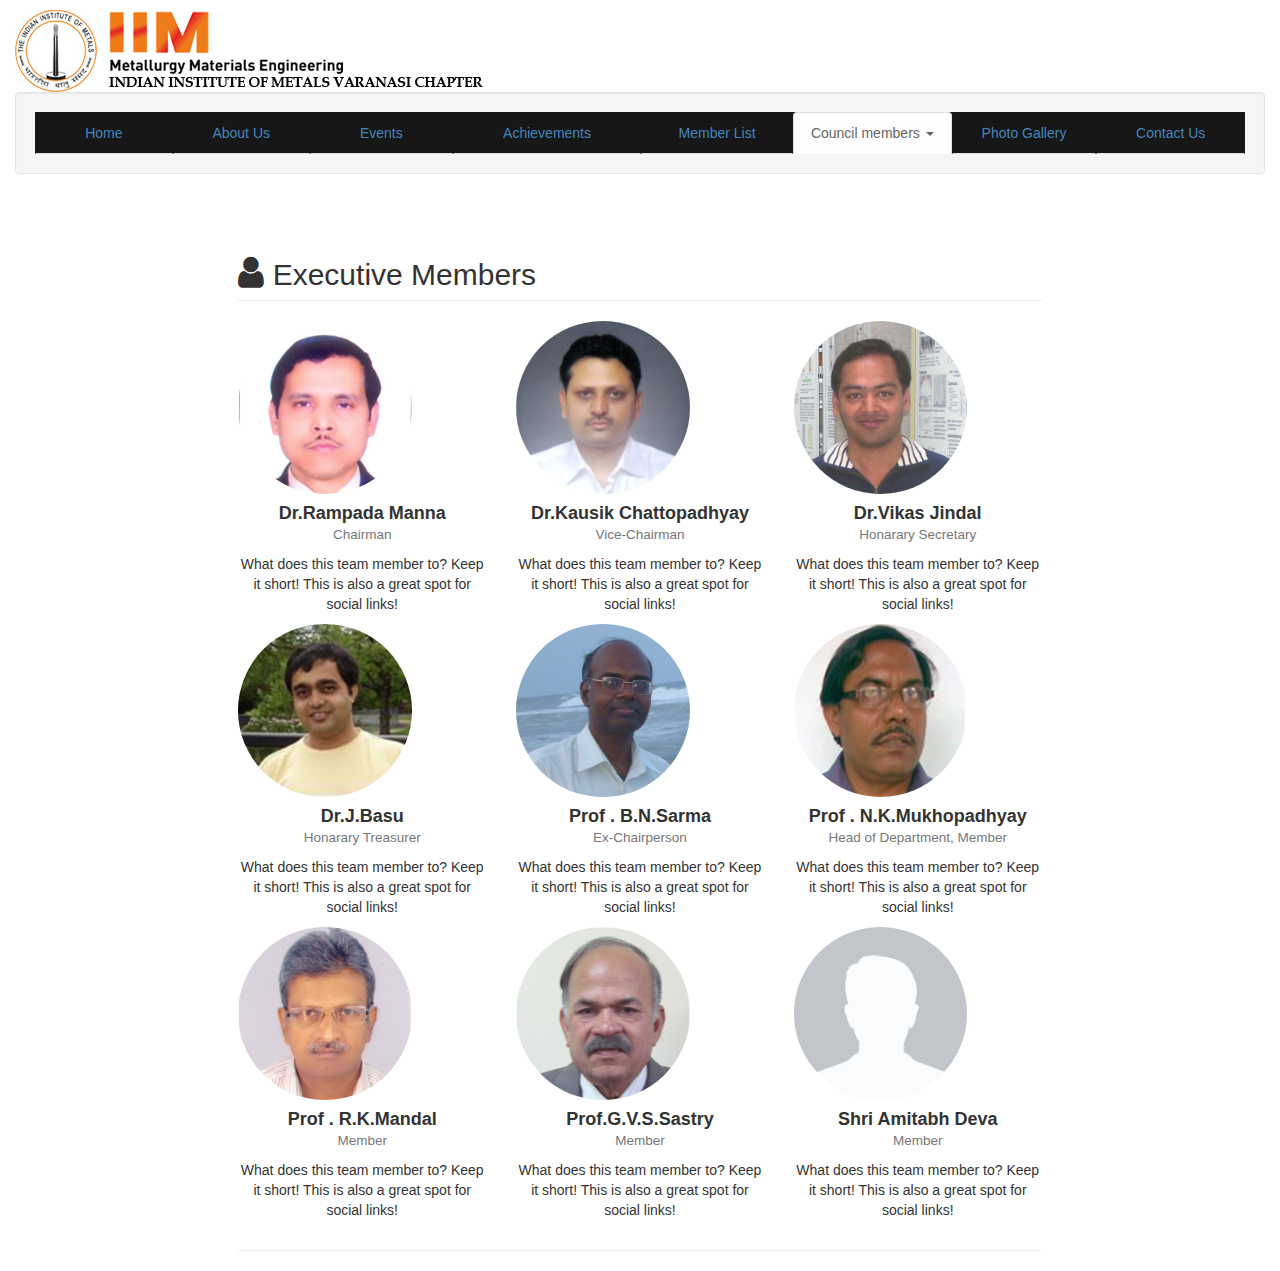
<file: member.html>
<!DOCTYPE html>
<html lang="en">

<head>
	<title>IIM Varanasi Chapter</title>
	<meta charset="utf-8">
		<meta name="viewport" content="width=device-width, initial-scale=1">
	<link rel="stylesheet" href="./bootstrap/css/bootstrap.min.css">
	<script src="./bootstrap/js/jquery.min.js"></script>
    <script src="./bootstrap/js/bootstrap.min.js"></script>
	<link rel="stylesheet" type="text/css" href="./styl31.css">
	<!--<link rel="stylesheet" type="text/css" href="css/round-about.css">-->
	<script src="js/csv.js"></script>
	<link rel="stylesheet" href="https://cdnjs.cloudflare.com/ajax/libs/font-awesome/4.7.0/css/font-awesome.min.css">
	
</head>

<body  data-spy="scroll">
 <div class="container-fluid">
 <img class="hidden-xs" src="img/logo.jpg"/>
  <div class="h3ad3r " >	
		
       <div class="n4v well">
        <ul class="nav nav-tabs nav-justified navbar-fixed">
         <li ><a href="index.html">Home</a></li>
         <li><a href="about.html">About Us</a></li>
		<li><a href="events.html">Events</a></li>         
		<li><a href="#">Achievements</a></li>
         <li  ><a href="members.html">Member List</a></li>
        <li class="dropdown active" >
                <a href="#" data-toggle="dropdown" class="dropdown-toggle">Council members <b class="caret"></b></a>
                <ul class="dropdown-menu">
         <li><a href="member.html">Faculty members</a></li>      
         <li><a href="Studentmembers.html">Student members</a></li> 
		 </ul>
         </li>
         <li><a href="photogllry.html">Photo Gallery</a></li>
         <li><a href="contact.html">Contact Us</a></li>
        
       </ul>
    </div>
</div>

	

<br>
    <!-- Page Content -->
    <div class="container col-md-8 col-md-offset-2">

        <!-- Introduction Row -->
        

        <!-- Team Members Row -->
        <div class="row">
            <div class="col-lg-12">
                <h2 class="page-header"><i class="fa fa-user" style="font-size:36px"></i> Executive Members</h2>
            </div>
            
            <div class="col-lg-4 col-sm-6 text-center">
                <img class="img-circle img-responsive img-center" width="70%" src="img/exe/manna.jpg" alt="">
                <h4><strong>Dr.Rampada Manna</strong><br>
                    <small>Chairman</small>
                </h4>
                <p>What does this team member to? Keep it short! This is also a great spot for social links!</p>
            </div>
            <div class="col-lg-4 col-sm-6 text-center">
                <img class="img-circle img-responsive img-center" width="70%" src="img/exe/kc.jpg" alt="">
                <h4><strong>Dr.Kausik Chattopadhyay</strong><br>
                    <small>Vice-Chairman</small>
                </h4>
                <p>What does this team member to? Keep it short! This is also a great spot for social links!</p>
            </div>
			<div class="col-lg-4 col-sm-6 text-center">
                <img class="img-circle img-responsive img-center" width="70%" src="img/exe/vj.jpg" alt="">
                <h4><strong>Dr.Vikas Jindal</strong><br>
                    <small>Honarary Secretary</small>
                </h4>
                <p>What does this team member to? Keep it short! This is also a great spot for social links!</p>
            </div>
            <div class="col-lg-4 col-sm-6 text-center">
                <img class="img-circle img-responsive img-center" width="70%" src="img/exe/basu.jpg" alt="">
                <h4><strong>Dr.J.Basu</strong><br>
                    <small>Honarary Treasurer</small>
                </h4>
                <p>What does this team member to? Keep it short! This is also a great spot for social links!</p>
            </div>
            <div class="col-lg-4 col-sm-6 text-center">
                <img class="img-circle img-responsive img-center" width="70%" src="img/exe/bns.jpg" alt="">
                <h4><strong>Prof . B.N.Sarma</strong><br>
                    <small>Ex-Chairperson</small>
                </h4>
                <p>What does this team member to? Keep it short! This is also a great spot for social links!</p>
            </div>
            
			 <div class="col-lg-4 col-sm-6 text-center">
                <img class="img-circle img-responsive img-center" width="70%" src="img/exe/nkm.jpg" alt="">
                <h4><strong>Prof . N.K.Mukhopadhyay</strong><br>
                    <small>Head of Department, Member</small>
                </h4>
                <p>What does this team member to? Keep it short! This is also a great spot for social links!</p>
            </div>
			<div class="col-lg-4 col-sm-6 text-center">
                <img class="img-circle img-responsive img-center" width="70%" src="img/exe/mandal.jpg" alt="">
                <h4><strong>Prof . R.K.Mandal</strong><br>
                    <small>Member</small>
                </h4>
                <p>What does this team member to? Keep it short! This is also a great spot for social links!</p>
            </div>
			 <div class="col-lg-4 col-sm-6 text-center">
                <img class="img-circle img-responsive img-center" width="70%" src="img/exe/gvs.jpg" alt="">
                <h4><strong>Prof.G.V.S.Sastry</strong><br>
                    <small>Member</small>
                </h4>
                <p>What does this team member to? Keep it short! This is also a great spot for social links!</p>
            </div>
			 <div class="col-lg-4 col-sm-6 text-center">
                <img class="img-circle img-responsive img-center" width="70%" src="img/exe/def.png" alt="">
                <h4><strong>Shri Amitabh Deva</strong><br>
                    <small>Member</small>
                </h4>
                <p>What does this team member to? Keep it short! This is also a great spot for social links!</p>
            </div>
        </div>

        <hr>
</div>
        <!-- Footer 
        
    <script src="js/jquery.js"></script>

    <!-- Bootstrap Core JavaScript
    <script src="js/bootstrap.min.js"></script> -->

</body>

</html>
</file>
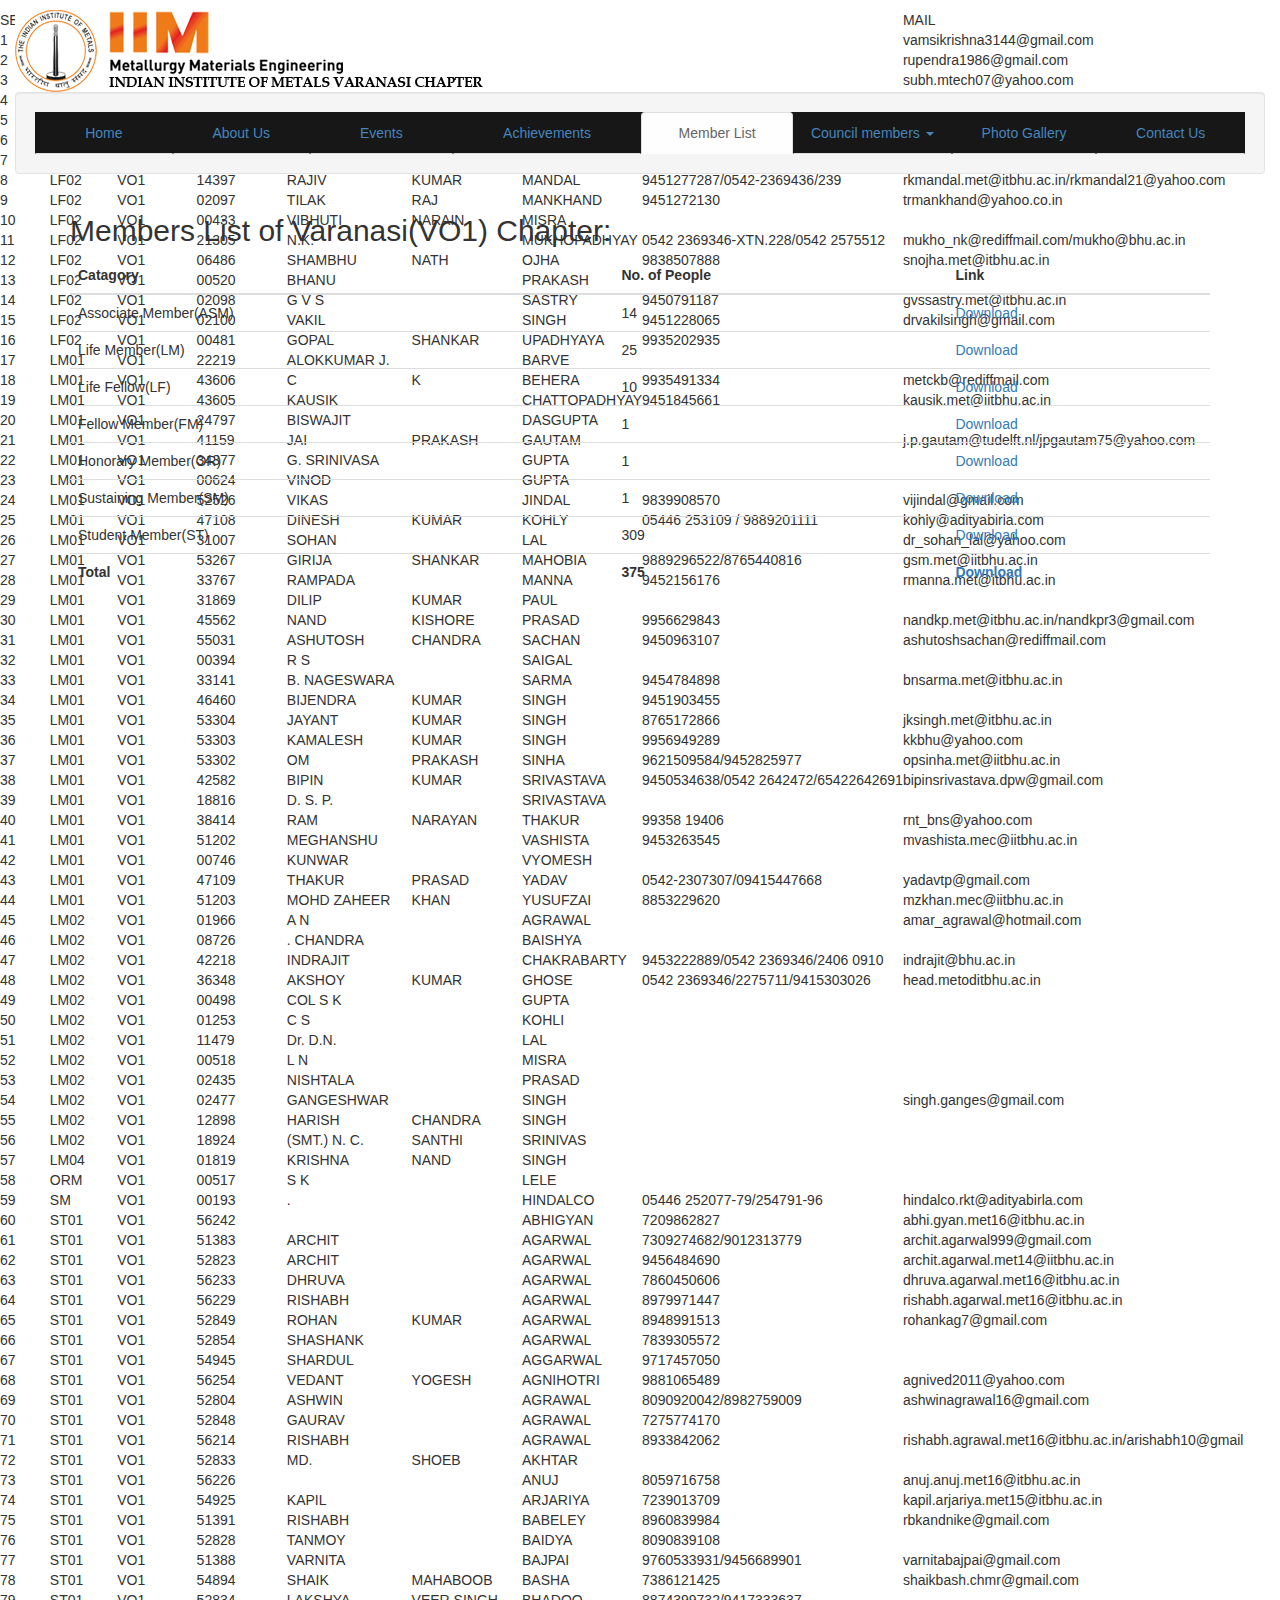
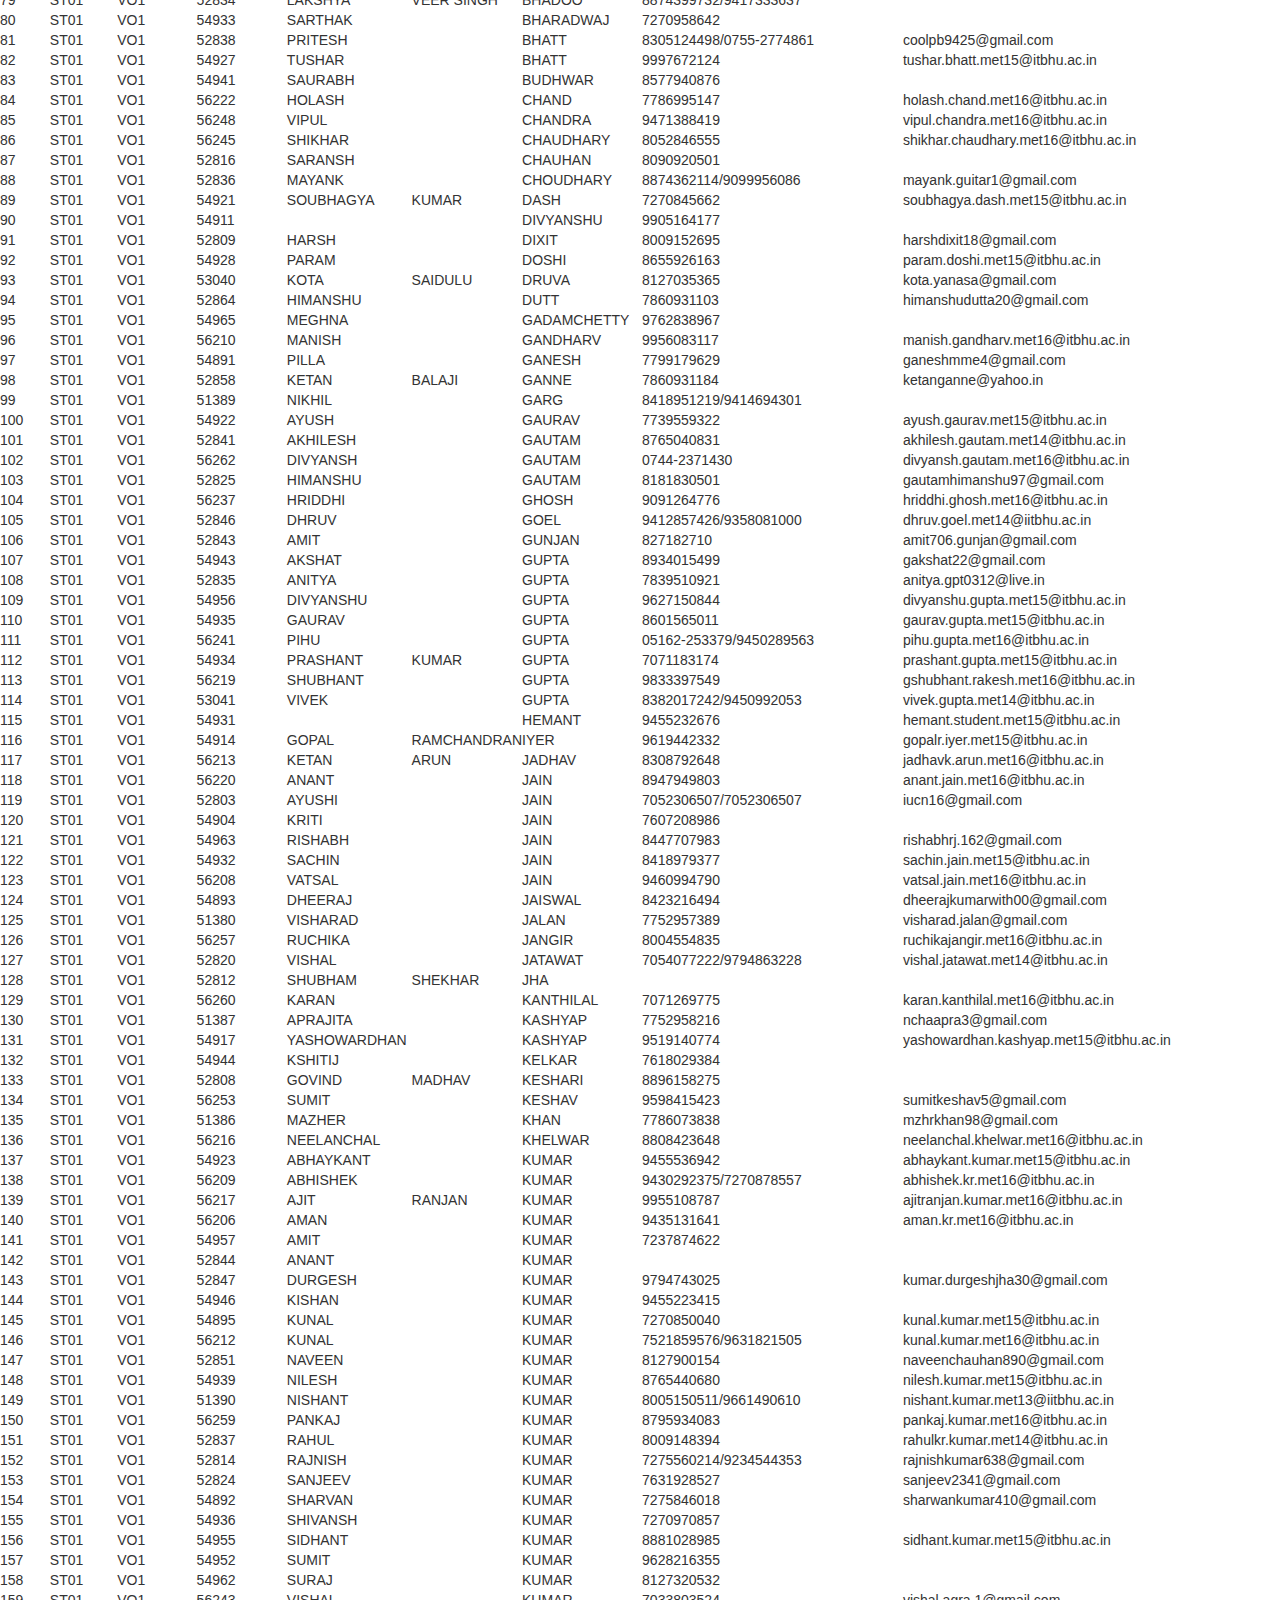
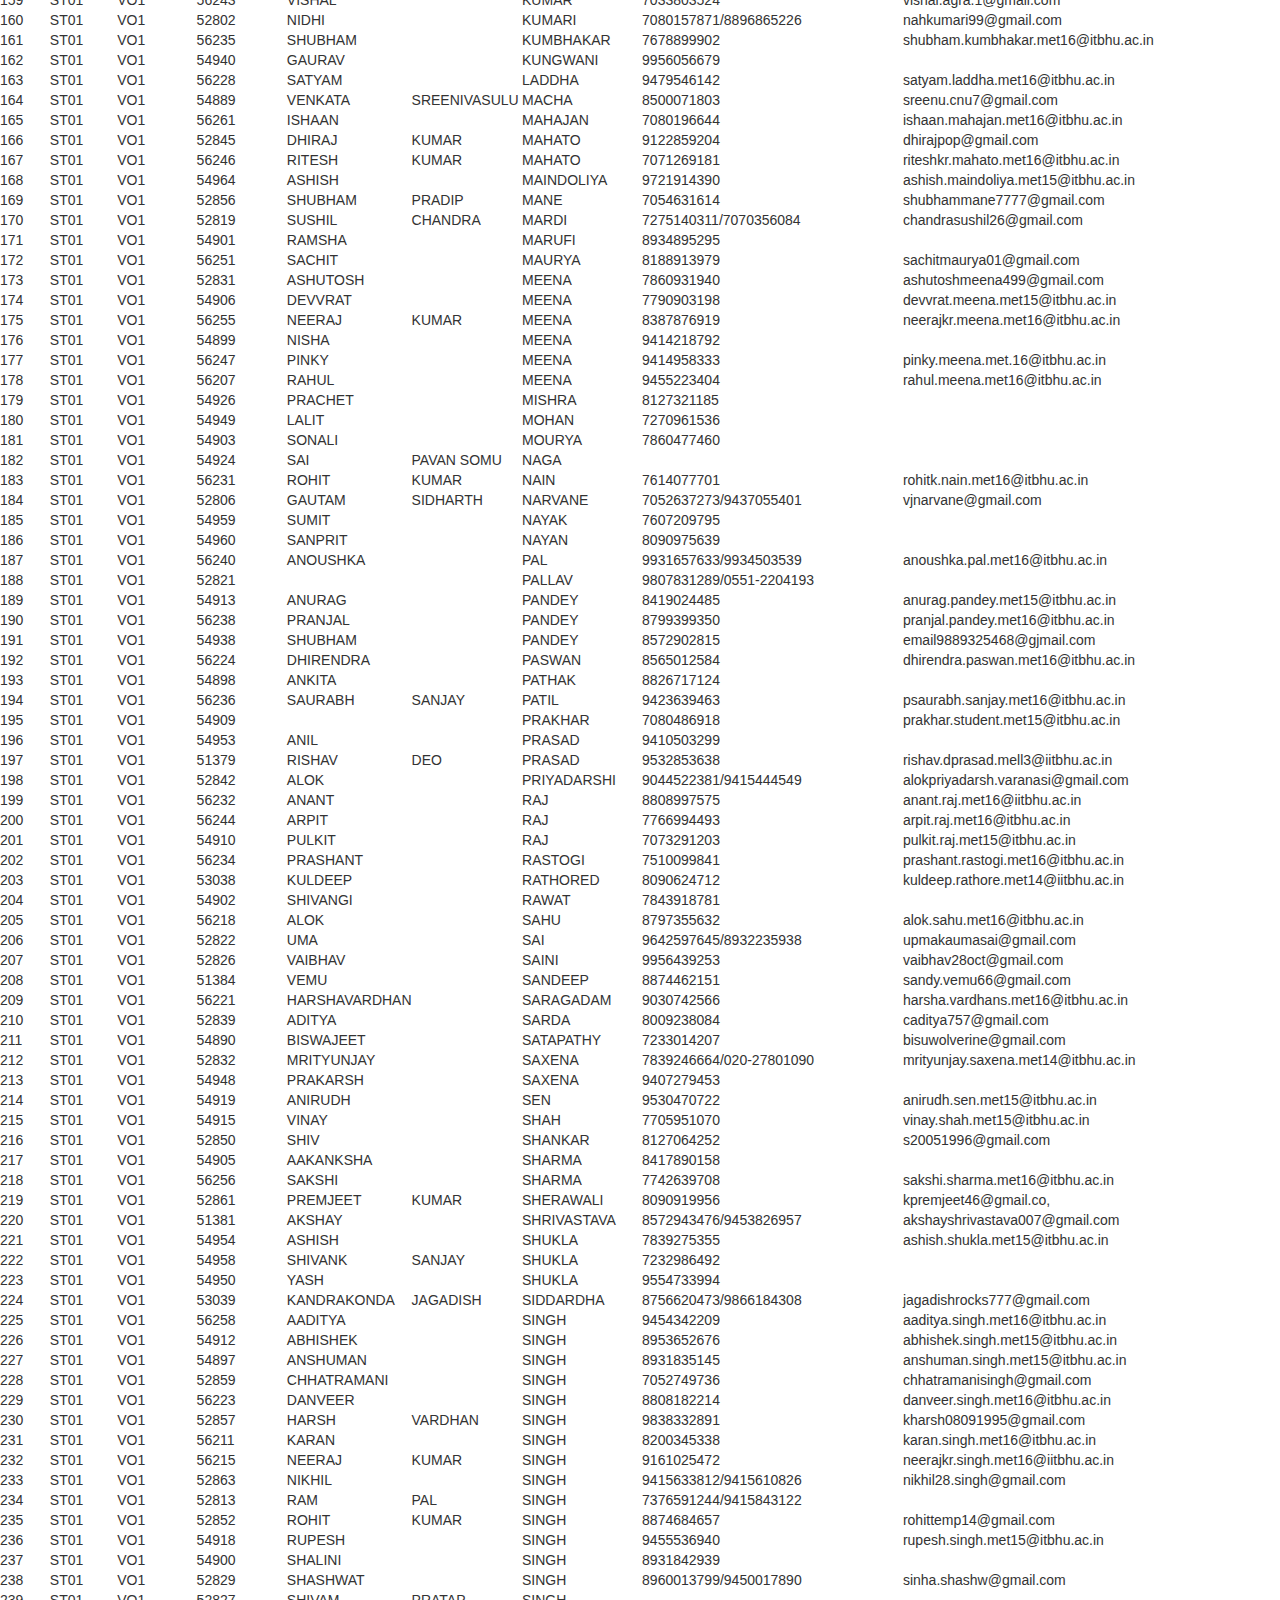
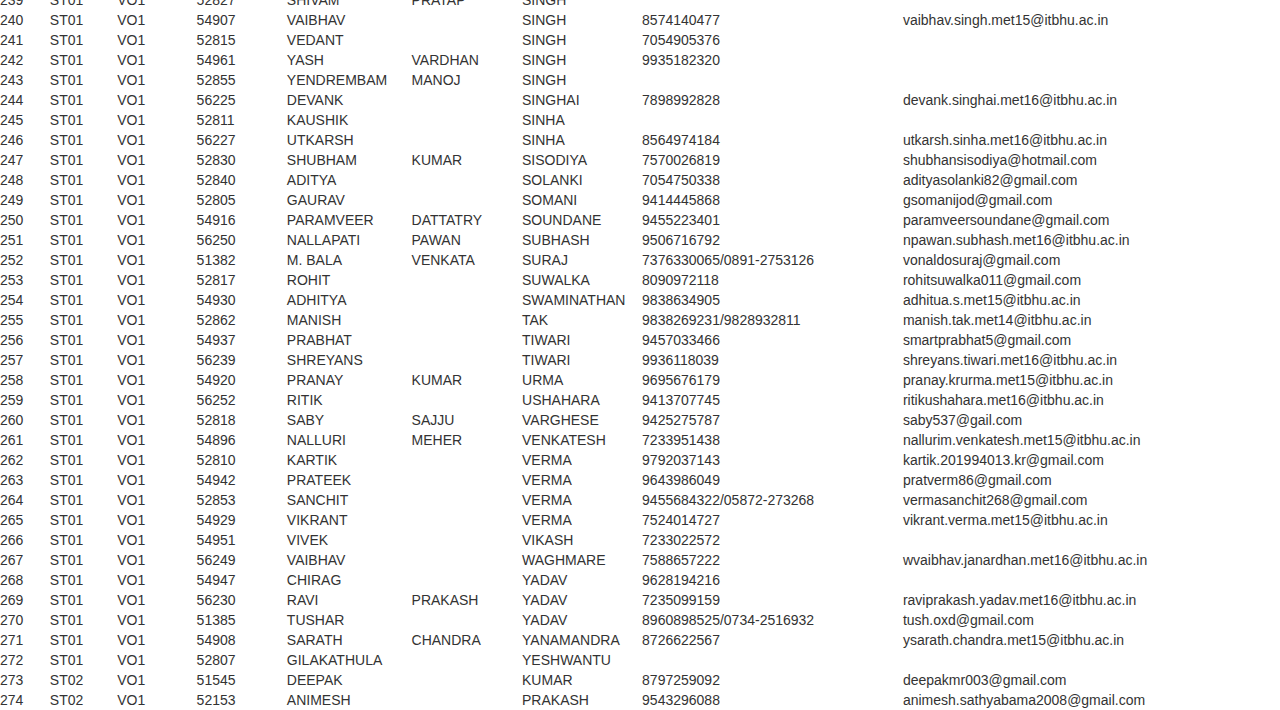
<file: members.html>
<!DOCTYPE html>
<html>
<head>
	<title>IIM Varanasi Chapter</title>
	<meta charset="utf-8">
		<meta name="viewport" content="width=device-width, initial-scale=1">
	<link rel="stylesheet" href="./bootstrap/css/bootstrap.min.css">
	<script src="./bootstrap/js/jquery.min.js"></script>
    <script src="./bootstrap/js/bootstrap.min.js"></script>
	<link rel="stylesheet" type="text/css" href="./styl31.css">
	<script src="js/csv.js"></script>

</head>
<body  data-spy="scroll">
 <div class="container-fluid">
 <img class="hidden-xs" src="img/logo.jpg"/>
  <div class="h3ad3r " >	
		
       <div class="n4v well">
        <ul class="nav nav-tabs nav-justified navbar-fixed">
         <li ><a href="index.html">Home</a></li>
         <li><a href="about.html">About Us</a></li>
		<li><a href="events.html">Events</a></li>         
		<li><a href="#">Achievements</a></li>
         <li  class="active"><a href="members.html">Member List</a></li>
		 <li class="dropdown">
                <a href="#" data-toggle="dropdown" class="dropdown-toggle">Council members <b class="caret"></b></a>
                <ul class="dropdown-menu">
         <li><a href="member.html">Faculty members</a></li>      
         <li><a href="Studentmembers.html">Student members</a></li> 
		 </ul>
         </li>
         <li><a href="photogllry.html">Photo Gallery</a></li>
         <li><a href="contact.html">Contact Us</a></li>
        
       </ul>
    </div>
</div>
<div class="container">
  <h2>Members List of Varanasi(VO1) Chapter:</h2>
  <p></p>            
  <table class="table">
    <thead>
      <tr>
        <th>Catagory</th>
        <th>No. of People</th>
        <th>Link</th>
      </tr>
    </thead>
    <tbody>
      <tr>
        <td>Associate Member(ASM)</td>
        <td>14</td>
        <td><a href="">Download</a></td>
      </tr>
      <tr>
        <td>Life Member(LM)</td>
        <td>25</td>
        <td><a href="">Download</a></td>
      </tr>
      <tr>
        <td>Life Fellow(LF)</td>
        <td>10</td>
        <td><a href="">Download</a></td>
      </tr>
	  <tr>
        <td>Fellow Member(FM)</td>
        <td>1</td>
        <td><a href="">Download</a></td>
      </tr>
	  <tr>
        <td>Honorary Member(OR)</td>
        <td>1</td>
        <td><a href="">Download</a></td>
      </tr>
	  <tr>
        <td>Sustaining Member(SM)</td>
        <td>1</td>
        <td><a href="">Download</a></td>
      </tr>
	  <tr>
        <td>Student Member(ST)</td>
        <td>309</td>
        <td><a href="">Download</a></td>
      </tr>
	  <tr>
        <td><strong>Total</strong></td>
        <td><strong>375</strong></td>
        <td><a href=""><strong>Download</strong></a></td>
      </tr>
    </tbody>
  </table>
</div>

<div class="col-md-12 container" >
	<div class="table">
		<script type="text/javascript"charset="utf-8">
            d3.text("list/mem.csv", function(data) {
                var parsedCSV = d3.csv.parseRows(data);

                var container = d3.select("body")
                    .append("table")

                    .selectAll("tr")
                        .data(parsedCSV).enter()
                        .append("tr")

                    .selectAll("td")
                        .data(function(d) { return d; }).enter()
                        .append("td")
                        .text(function(d) { return d; });
            });
        </script>
	</div>
</div>
 </div>

</body>
</html>
</file>
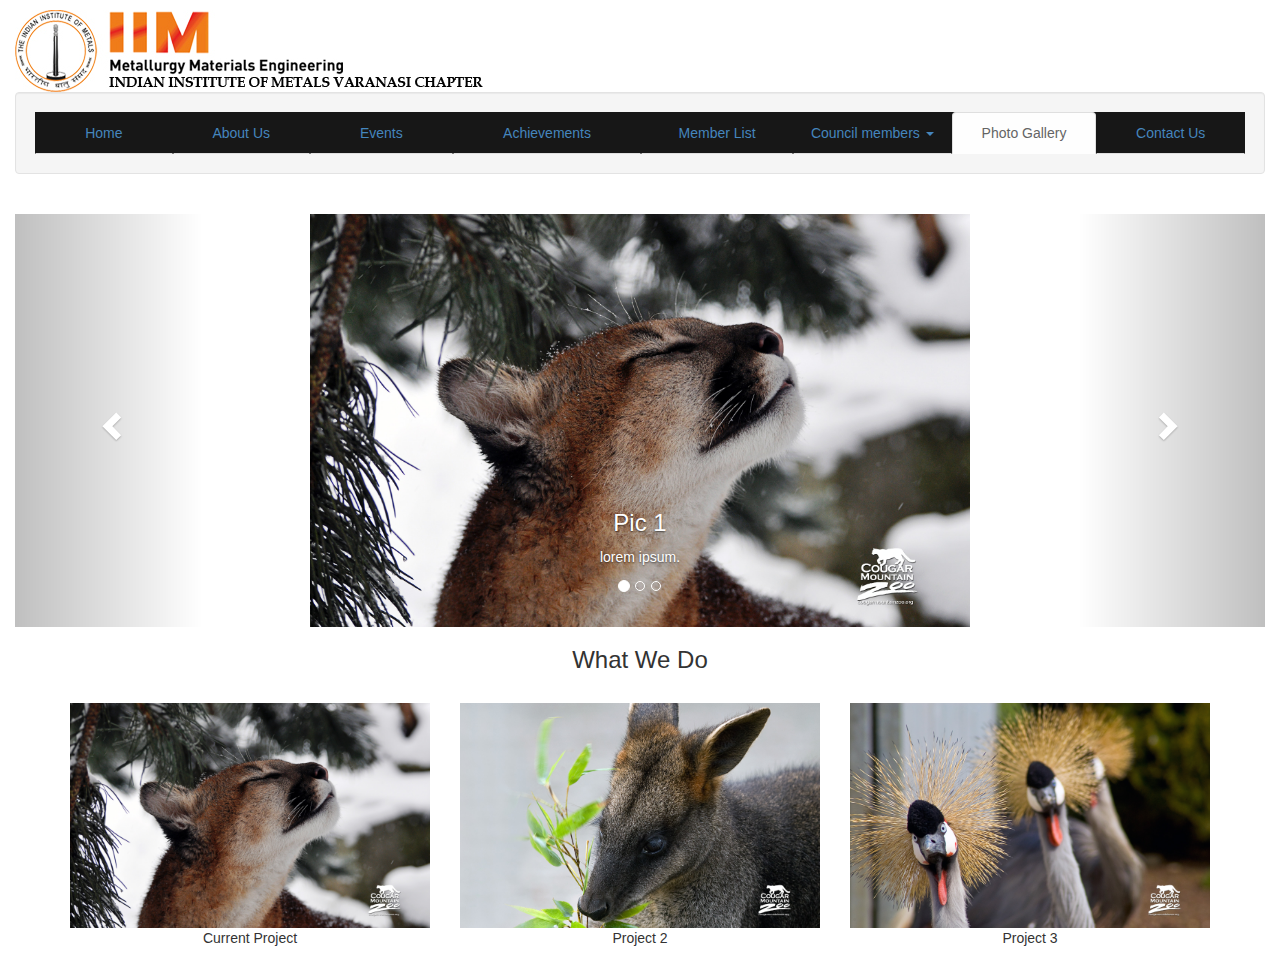
<file: photogllry.html>
<!DOCTYPE html>
<html>
<head>
	<title>IIM Varanasi Chapter</title>
	<meta charset="utf-8">
		<meta name="viewport" content="width=device-width, initial-scale=1">
	<link rel="stylesheet" href="./bootstrap/css/bootstrap.min.css">
	<script src="./bootstrap/js/jquery.min.js"></script>
    <script src="./bootstrap/js/bootstrap.min.js"></script>
	<link rel="stylesheet" type="text/css" href="./styl31.css">
	<script src="js/csv.js"></script>

</head>
<body  data-spy="scroll">
 <div class="container-fluid">
 <img class="hidden-xs" src="img/logo.jpg"/>
  <div class="h3ad3r " >	
		
       <div class="n4v well">
        <ul class="nav nav-tabs nav-justified navbar-fixed">
         <li ><a href="index.html">Home</a></li>
         <li><a href="about.html">About Us</a></li>
		<li><a href="events.html">Events</a></li>         
		<li><a href="#">Achievements</a></li>
         <li><a href="members.html">Member List</a></li>
          <li class="dropdown">
                <a href="#" data-toggle="dropdown" class="dropdown-toggle">Council members <b class="caret"></b></a>
                <ul class="dropdown-menu">
         <li><a href="member.html">Faculty members</a></li>      
         <li><a href="Studentmembers.html">Student members</a></li> 
		 </ul>
         </li>   
        
         <li class="active"><a href="photogllry.html">Photo Gallery</a></li>
         <li><a href="contact.html">Contact Us</a></li>
        
       </ul>
    </div>
</div>
<br>


<div id="myCarousel" class="carousel slide" data-ride="carousel">
    <!-- Indicators -->
    <ol class="carousel-indicators">
      <li data-target="#myCarousel" data-slide-to="0" class="active"></li>
      <li data-target="#myCarousel" data-slide-to="1"></li>
	  <li data-target="#myCarousel" data-slide-to="1"></li>
    </ol>

    <!-- Wrapper for slides -->
    <div class="carousel-inner" role="listbox">
      <div class="item active">
        <img src="img/1.jpg" alt="Image"  width="660" height="575">
        <div class="carousel-caption">
          <h3>Pic 1</h3>
          <p>lorem ipsum.</p>
        </div>      
      </div>

      <div class="item">
        <img src="img/2.jpg" alt="Image" width="660" height="575">
        <div class="carousel-caption">
          <h3>Pic 2</h3>
          <p>Lorem ipsum...</p>
        </div>      
      </div>
	  
	  <div class="item">
        <img src="img/3.jpg" alt="Image" width="660" height="575">
        <div class="carousel-caption">
          <h3>Pic 3</h3>
          <p>Lorem ipsum...</p>
        </div>      
      </div>
    </div>

    <!-- Left and right controls -->
    <a class="left carousel-control" href="#myCarousel" role="button" data-slide="prev">
      <span class="glyphicon glyphicon-chevron-left" aria-hidden="true"></span>
      <span class="sr-only">Previous</span>
    </a>
    <a class="right carousel-control" href="#myCarousel" role="button" data-slide="next">
      <span class="glyphicon glyphicon-chevron-right" aria-hidden="true"></span>
      <span class="sr-only">Next</span>
    </a>
</div>
  
<div class="container text-center">    
  <h3>What We Do</h3><br>
  <div class="row">
    <div class="col-sm-4">
      <img src="img/1.jpg" class="img-responsive" style="width:100%" alt="Image">
      <p>Current Project</p>
    </div>
    <div class="col-sm-4"> 
      <img src="img/2.jpg" class="img-responsive" style="width:100%" alt="Image">
      <p>Project 2</p>    
    </div>
     <div class="col-sm-4"> 
      <img src="img/3.jpg" class="img-responsive" style="width:100%" alt="Image">
      <p>Project 3</p>    
    </div>
    </div>
  </div>
</div><br>
</file>
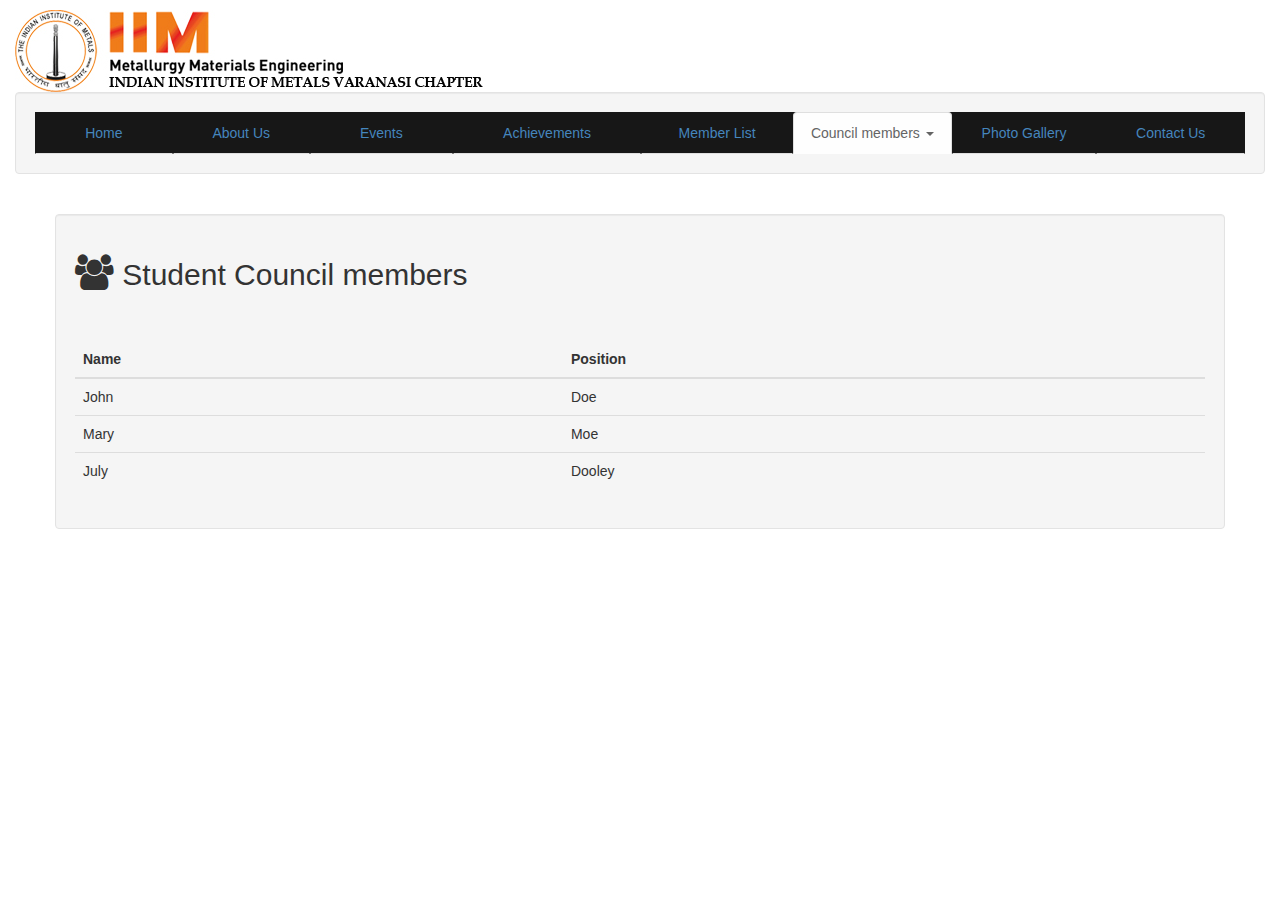
<file: Studentmembers.html>
<!DOCTYPE html>
<html>
<head>
	<title>IIM Varanasi Chapter</title>
	<meta charset="utf-8">
		<meta name="viewport" content="width=device-width, initial-scale=1">
	<link rel="stylesheet" href="./bootstrap/css/bootstrap.min.css">
	<script src="./bootstrap/js/jquery.min.js"></script>
    <script src="./bootstrap/js/bootstrap.min.js"></script>
	<link rel="stylesheet" type="text/css" href="./styl31.css">
	<script src="js/csv.js"></script>
    <link rel="stylesheet" href="https://cdnjs.cloudflare.com/ajax/libs/font-awesome/4.7.0/css/font-awesome.min.css">
</head>
<body  data-spy="scroll">
 <div class="container-fluid">
 <img class="hidden-xs" src="img/logo.jpg"/>
  <div class="h3ad3r " >	
		
       <div class="n4v well">
        <ul class="nav nav-tabs nav-justified navbar-fixed">
         <li ><a href="index.html">Home</a></li>
         <li><a href="about.html">About Us</a></li>
		<li><a href="events.html">Events</a></li>         
		<li><a href="#">Achievements</a></li>
         <li  ><a href="members.html">Member List</a></li>
        <li class="dropdown active" >
                <a href="#" data-toggle="dropdown" class="dropdown-toggle">Council members <b class="caret"></b></a>
                <ul class="dropdown-menu">
         <li><a href="member.html">Faculty members</a></li>      
         <li><a href="Studentmembers.html">Student members</a></li> 
		 </ul>
         </li>
         <li><a href="photogllry.html">Photo Gallery</a></li>
         <li><a href="contact.html">Contact Us</a></li>
        
       </ul>
    </div>
</div>
<br>

<div class="container well" >
  <h2><i class="fa fa-group" style="font-size:36px"></i> Student Council members</h2>
          <br><br>
  <table class="table">
    <thead>
      <tr>
        <th>Name</th>
        <th>Position</th>
      </tr>
    </thead>
    <tbody>
      <tr>
        <td>John</td>
        <td>Doe</td>
      </tr>
      <tr>
        <td>Mary</td>
        <td>Moe</td>
      </tr>
      <tr>
        <td>July</td>
        <td>Dooley</td>
      </tr>
    </tbody>
  </table>
</div>

</body>
</html>
</file>
<file: startbootstrap-resume-gh-pages/vendor/simple-line-icons/css/simple-line-icons.css>
@font-face {
  font-family: 'simple-line-icons';
  src: url('../fonts/Simple-Line-Icons.eot?v=2.4.0');
  src: url('../fonts/Simple-Line-Icons.eot?v=2.4.0#iefix') format('embedded-opentype'), url('../fonts/Simple-Line-Icons.woff2?v=2.4.0') format('woff2'), url('../fonts/Simple-Line-Icons.ttf?v=2.4.0') format('truetype'), url('../fonts/Simple-Line-Icons.woff?v=2.4.0') format('woff'), url('../fonts/Simple-Line-Icons.svg?v=2.4.0#simple-line-icons') format('svg');
  font-weight: normal;
  font-style: normal;
}
/*
 Use the following CSS code if you want to have a class per icon.
 Instead of a list of all class selectors, you can use the generic [class*="icon-"] selector, but it's slower:
*/
.icon-user,
.icon-people,
.icon-user-female,
.icon-user-follow,
.icon-user-following,
.icon-user-unfollow,
.icon-login,
.icon-logout,
.icon-emotsmile,
.icon-phone,
.icon-call-end,
.icon-call-in,
.icon-call-out,
.icon-map,
.icon-location-pin,
.icon-direction,
.icon-directions,
.icon-compass,
.icon-layers,
.icon-menu,
.icon-list,
.icon-options-vertical,
.icon-options,
.icon-arrow-down,
.icon-arrow-left,
.icon-arrow-right,
.icon-arrow-up,
.icon-arrow-up-circle,
.icon-arrow-left-circle,
.icon-arrow-right-circle,
.icon-arrow-down-circle,
.icon-check,
.icon-clock,
.icon-plus,
.icon-minus,
.icon-close,
.icon-event,
.icon-exclamation,
.icon-organization,
.icon-trophy,
.icon-screen-smartphone,
.icon-screen-desktop,
.icon-plane,
.icon-notebook,
.icon-mustache,
.icon-mouse,
.icon-magnet,
.icon-energy,
.icon-disc,
.icon-cursor,
.icon-cursor-move,
.icon-crop,
.icon-chemistry,
.icon-speedometer,
.icon-shield,
.icon-screen-tablet,
.icon-magic-wand,
.icon-hourglass,
.icon-graduation,
.icon-ghost,
.icon-game-controller,
.icon-fire,
.icon-eyeglass,
.icon-envelope-open,
.icon-envelope-letter,
.icon-bell,
.icon-badge,
.icon-anchor,
.icon-wallet,
.icon-vector,
.icon-speech,
.icon-puzzle,
.icon-printer,
.icon-present,
.icon-playlist,
.icon-pin,
.icon-picture,
.icon-handbag,
.icon-globe-alt,
.icon-globe,
.icon-folder-alt,
.icon-folder,
.icon-film,
.icon-feed,
.icon-drop,
.icon-drawer,
.icon-docs,
.icon-doc,
.icon-diamond,
.icon-cup,
.icon-calculator,
.icon-bubbles,
.icon-briefcase,
.icon-book-open,
.icon-basket-loaded,
.icon-basket,
.icon-bag,
.icon-action-undo,
.icon-action-redo,
.icon-wrench,
.icon-umbrella,
.icon-trash,
.icon-tag,
.icon-support,
.icon-frame,
.icon-size-fullscreen,
.icon-size-actual,
.icon-shuffle,
.icon-share-alt,
.icon-share,
.icon-rocket,
.icon-question,
.icon-pie-chart,
.icon-pencil,
.icon-note,
.icon-loop,
.icon-home,
.icon-grid,
.icon-graph,
.icon-microphone,
.icon-music-tone-alt,
.icon-music-tone,
.icon-earphones-alt,
.icon-earphones,
.icon-equalizer,
.icon-like,
.icon-dislike,
.icon-control-start,
.icon-control-rewind,
.icon-control-play,
.icon-control-pause,
.icon-control-forward,
.icon-control-end,
.icon-volume-1,
.icon-volume-2,
.icon-volume-off,
.icon-calendar,
.icon-bulb,
.icon-chart,
.icon-ban,
.icon-bubble,
.icon-camrecorder,
.icon-camera,
.icon-cloud-download,
.icon-cloud-upload,
.icon-envelope,
.icon-eye,
.icon-flag,
.icon-heart,
.icon-info,
.icon-key,
.icon-link,
.icon-lock,
.icon-lock-open,
.icon-magnifier,
.icon-magnifier-add,
.icon-magnifier-remove,
.icon-paper-clip,
.icon-paper-plane,
.icon-power,
.icon-refresh,
.icon-reload,
.icon-settings,
.icon-star,
.icon-symbol-female,
.icon-symbol-male,
.icon-target,
.icon-credit-card,
.icon-paypal,
.icon-social-tumblr,
.icon-social-twitter,
.icon-social-facebook,
.icon-social-instagram,
.icon-social-linkedin,
.icon-social-pinterest,
.icon-social-github,
.icon-social-google,
.icon-social-reddit,
.icon-social-skype,
.icon-social-dribbble,
.icon-social-behance,
.icon-social-foursqare,
.icon-social-soundcloud,
.icon-social-spotify,
.icon-social-stumbleupon,
.icon-social-youtube,
.icon-social-dropbox,
.icon-social-vkontakte,
.icon-social-steam {
  font-family: 'simple-line-icons';
  speak: none;
  font-style: normal;
  font-weight: normal;
  font-variant: normal;
  text-transform: none;
  line-height: 1;
  /* Better Font Rendering =========== */
  -webkit-font-smoothing: antialiased;
  -moz-osx-font-smoothing: grayscale;
}
.icon-user:before {
  content: "\e005";
}
.icon-people:before {
  content: "\e001";
}
.icon-user-female:before {
  content: "\e000";
}
.icon-user-follow:before {
  content: "\e002";
}
.icon-user-following:before {
  content: "\e003";
}
.icon-user-unfollow:before {
  content: "\e004";
}
.icon-login:before {
  content: "\e066";
}
.icon-logout:before {
  content: "\e065";
}
.icon-emotsmile:before {
  content: "\e021";
}
.icon-phone:before {
  content: "\e600";
}
.icon-call-end:before {
  content: "\e048";
}
.icon-call-in:before {
  content: "\e047";
}
.icon-call-out:before {
  content: "\e046";
}
.icon-map:before {
  content: "\e033";
}
.icon-location-pin:before {
  content: "\e096";
}
.icon-direction:before {
  content: "\e042";
}
.icon-directions:before {
  content: "\e041";
}
.icon-compass:before {
  content: "\e045";
}
.icon-layers:before {
  content: "\e034";
}
.icon-menu:before {
  content: "\e601";
}
.icon-list:before {
  content: "\e067";
}
.icon-options-vertical:before {
  content: "\e602";
}
.icon-options:before {
  content: "\e603";
}
.icon-arrow-down:before {
  content: "\e604";
}
.icon-arrow-left:before {
  content: "\e605";
}
.icon-arrow-right:before {
  content: "\e606";
}
.icon-arrow-up:before {
  content: "\e607";
}
.icon-arrow-up-circle:before {
  content: "\e078";
}
.icon-arrow-left-circle:before {
  content: "\e07a";
}
.icon-arrow-right-circle:before {
  content: "\e079";
}
.icon-arrow-down-circle:before {
  content: "\e07b";
}
.icon-check:before {
  content: "\e080";
}
.icon-clock:before {
  content: "\e081";
}
.icon-plus:before {
  content: "\e095";
}
.icon-minus:before {
  content: "\e615";
}
.icon-close:before {
  content: "\e082";
}
.icon-event:before {
  content: "\e619";
}
.icon-exclamation:before {
  content: "\e617";
}
.icon-organization:before {
  content: "\e616";
}
.icon-trophy:before {
  content: "\e006";
}
.icon-screen-smartphone:before {
  content: "\e010";
}
.icon-screen-desktop:before {
  content: "\e011";
}
.icon-plane:before {
  content: "\e012";
}
.icon-notebook:before {
  content: "\e013";
}
.icon-mustache:before {
  content: "\e014";
}
.icon-mouse:before {
  content: "\e015";
}
.icon-magnet:before {
  content: "\e016";
}
.icon-energy:before {
  content: "\e020";
}
.icon-disc:before {
  content: "\e022";
}
.icon-cursor:before {
  content: "\e06e";
}
.icon-cursor-move:before {
  content: "\e023";
}
.icon-crop:before {
  content: "\e024";
}
.icon-chemistry:before {
  content: "\e026";
}
.icon-speedometer:before {
  content: "\e007";
}
.icon-shield:before {
  content: "\e00e";
}
.icon-screen-tablet:before {
  content: "\e00f";
}
.icon-magic-wand:before {
  content: "\e017";
}
.icon-hourglass:before {
  content: "\e018";
}
.icon-graduation:before {
  content: "\e019";
}
.icon-ghost:before {
  content: "\e01a";
}
.icon-game-controller:before {
  content: "\e01b";
}
.icon-fire:before {
  content: "\e01c";
}
.icon-eyeglass:before {
  content: "\e01d";
}
.icon-envelope-open:before {
  content: "\e01e";
}
.icon-envelope-letter:before {
  content: "\e01f";
}
.icon-bell:before {
  content: "\e027";
}
.icon-badge:before {
  content: "\e028";
}
.icon-anchor:before {
  content: "\e029";
}
.icon-wallet:before {
  content: "\e02a";
}
.icon-vector:before {
  content: "\e02b";
}
.icon-speech:before {
  content: "\e02c";
}
.icon-puzzle:before {
  content: "\e02d";
}
.icon-printer:before {
  content: "\e02e";
}
.icon-present:before {
  content: "\e02f";
}
.icon-playlist:before {
  content: "\e030";
}
.icon-pin:before {
  content: "\e031";
}
.icon-picture:before {
  content: "\e032";
}
.icon-handbag:before {
  content: "\e035";
}
.icon-globe-alt:before {
  content: "\e036";
}
.icon-globe:before {
  content: "\e037";
}
.icon-folder-alt:before {
  content: "\e039";
}
.icon-folder:before {
  content: "\e089";
}
.icon-film:before {
  content: "\e03a";
}
.icon-feed:before {
  content: "\e03b";
}
.icon-drop:before {
  content: "\e03e";
}
.icon-drawer:before {
  content: "\e03f";
}
.icon-docs:before {
  content: "\e040";
}
.icon-doc:before {
  content: "\e085";
}
.icon-diamond:before {
  content: "\e043";
}
.icon-cup:before {
  content: "\e044";
}
.icon-calculator:before {
  content: "\e049";
}
.icon-bubbles:before {
  content: "\e04a";
}
.icon-briefcase:before {
  content: "\e04b";
}
.icon-book-open:before {
  content: "\e04c";
}
.icon-basket-loaded:before {
  content: "\e04d";
}
.icon-basket:before {
  content: "\e04e";
}
.icon-bag:before {
  content: "\e04f";
}
.icon-action-undo:before {
  content: "\e050";
}
.icon-action-redo:before {
  content: "\e051";
}
.icon-wrench:before {
  content: "\e052";
}
.icon-umbrella:before {
  content: "\e053";
}
.icon-trash:before {
  content: "\e054";
}
.icon-tag:before {
  content: "\e055";
}
.icon-support:before {
  content: "\e056";
}
.icon-frame:before {
  content: "\e038";
}
.icon-size-fullscreen:before {
  content: "\e057";
}
.icon-size-actual:before {
  content: "\e058";
}
.icon-shuffle:before {
  content: "\e059";
}
.icon-share-alt:before {
  content: "\e05a";
}
.icon-share:before {
  content: "\e05b";
}
.icon-rocket:before {
  content: "\e05c";
}
.icon-question:before {
  content: "\e05d";
}
.icon-pie-chart:before {
  content: "\e05e";
}
.icon-pencil:before {
  content: "\e05f";
}
.icon-note:before {
  content: "\e060";
}
.icon-loop:before {
  content: "\e064";
}
.icon-home:before {
  content: "\e069";
}
.icon-grid:before {
  content: "\e06a";
}
.icon-graph:before {
  content: "\e06b";
}
.icon-microphone:before {
  content: "\e063";
}
.icon-music-tone-alt:before {
  content: "\e061";
}
.icon-music-tone:before {
  content: "\e062";
}
.icon-earphones-alt:before {
  content: "\e03c";
}
.icon-earphones:before {
  content: "\e03d";
}
.icon-equalizer:before {
  content: "\e06c";
}
.icon-like:before {
  content: "\e068";
}
.icon-dislike:before {
  content: "\e06d";
}
.icon-control-start:before {
  content: "\e06f";
}
.icon-control-rewind:before {
  content: "\e070";
}
.icon-control-play:before {
  content: "\e071";
}
.icon-control-pause:before {
  content: "\e072";
}
.icon-control-forward:before {
  content: "\e073";
}
.icon-control-end:before {
  content: "\e074";
}
.icon-volume-1:before {
  content: "\e09f";
}
.icon-volume-2:before {
  content: "\e0a0";
}
.icon-volume-off:before {
  content: "\e0a1";
}
.icon-calendar:before {
  content: "\e075";
}
.icon-bulb:before {
  content: "\e076";
}
.icon-chart:before {
  content: "\e077";
}
.icon-ban:before {
  content: "\e07c";
}
.icon-bubble:before {
  content: "\e07d";
}
.icon-camrecorder:before {
  content: "\e07e";
}
.icon-camera:before {
  content: "\e07f";
}
.icon-cloud-download:before {
  content: "\e083";
}
.icon-cloud-upload:before {
  content: "\e084";
}
.icon-envelope:before {
  content: "\e086";
}
.icon-eye:before {
  content: "\e087";
}
.icon-flag:before {
  content: "\e088";
}
.icon-heart:before {
  content: "\e08a";
}
.icon-info:before {
  content: "\e08b";
}
.icon-key:before {
  content: "\e08c";
}
.icon-link:before {
  content: "\e08d";
}
.icon-lock:before {
  content: "\e08e";
}
.icon-lock-open:before {
  content: "\e08f";
}
.icon-magnifier:before {
  content: "\e090";
}
.icon-magnifier-add:before {
  content: "\e091";
}
.icon-magnifier-remove:before {
  content: "\e092";
}
.icon-paper-clip:before {
  content: "\e093";
}
.icon-paper-plane:before {
  content: "\e094";
}
.icon-power:before {
  content: "\e097";
}
.icon-refresh:before {
  content: "\e098";
}
.icon-reload:before {
  content: "\e099";
}
.icon-settings:before {
  content: "\e09a";
}
.icon-star:before {
  content: "\e09b";
}
.icon-symbol-female:before {
  content: "\e09c";
}
.icon-symbol-male:before {
  content: "\e09d";
}
.icon-target:before {
  content: "\e09e";
}
.icon-credit-card:before {
  content: "\e025";
}
.icon-paypal:before {
  content: "\e608";
}
.icon-social-tumblr:before {
  content: "\e00a";
}
.icon-social-twitter:before {
  content: "\e009";
}
.icon-social-facebook:before {
  content: "\e00b";
}
.icon-social-instagram:before {
  content: "\e609";
}
.icon-social-linkedin:before {
  content: "\e60a";
}
.icon-social-pinterest:before {
  content: "\e60b";
}
.icon-social-github:before {
  content: "\e60c";
}
.icon-social-google:before {
  content: "\e60d";
}
.icon-social-reddit:before {
  content: "\e60e";
}
.icon-social-skype:before {
  content: "\e60f";
}
.icon-social-dribbble:before {
  content: "\e00d";
}
.icon-social-behance:before {
  content: "\e610";
}
.icon-social-foursqare:before {
  content: "\e611";
}
.icon-social-soundcloud:before {
  content: "\e612";
}
.icon-social-spotify:before {
  content: "\e613";
}
.icon-social-stumbleupon:before {
  content: "\e614";
}
.icon-social-youtube:before {
  content: "\e008";
}
.icon-social-dropbox:before {
  content: "\e00c";
}
.icon-social-vkontakte:before {
  content: "\e618";
}
.icon-social-steam:before {
  content: "\e620";
}
</file>
<file: styl31.css>
.container-fluid
{
	position: absolute;
	#height: 200%;
}
body {
    padding-top: 10px;
}
.h3ad3r
{
    height: 18%;
    width: 100%;
    background: rgba(76, 175, 80, 0.0);
    position: relative;
    left: 0;
}
.n4v
{
	position: relative;
    #top: 80%;
    left: 0;
}
.nav{
    background-color: black ;
    opacity: 0.9 ;
}
.c4rous3l
{
    overflow: hidden;
	top: 100%;
    width: 85%;
    height: 60%;
    left: 7%;
	margin-bottom:10px;
}
 .carousel-inner > .item > img,
  .carousel-inner > .item > a > img {
      #width: 70%;
      margin: auto;
  }
  
 .updates
{
   
    overflow: scroll;
    #top: 150%;
    #left: 1%;
    background-color: #c5c2c2; 
    max-height: 40vh;
    #width: 25%;
    #position: relative;
}
#.updates1
{
          
    overflow: scroll;
    top: 4%;
    right: -75%;
    /* background-color: red; */
    height: 31%;
    width: 25%;
    position: relative;
    }
 .c0ntent
    {
    #top: 45%;
    #height: 30%;
    #width: 44%;
    #left: 28%;
    #position: relative;


    }
.col-height {
  display: table-cell;
  #float: none;
  height: 40%;
}
@import url(https://fonts.googleapis.com/css?family=Open+Sans:400,700,300);
footer { background-color:#0c1a1e; min-height:350px; font-family: 'Open Sans', sans-serif; }
.footerleft { margin-top:50px; padding:0 36px; }
.logofooter { margin-bottom:10px; font-size:25px; color:#fff; font-weight:700;}

.footerleft p { color:#fff; font-size:12px !important; font-family: 'Open Sans', sans-serif; margin-bottom:15px;}
.footerleft p i { width:20px; color:#999;}


.paddingtop-bottom {  margin-top:50px;}
.footer-ul { list-style-type:none;  padding-left:0px; margin-left:2px;}
.footer-ul li { line-height:29px; font-size:12px;}
.footer-ul li a { color:#a0a3a4; transition: color 0.2s linear 0s, background 0.2s linear 0s; }
.footer-ul i { margin-right:10px;}
.footer-ul li a:hover {transition: color 0.2s linear 0s, background 0.2s linear 0s; color:#ff670f; }

.social:hover {
     -webkit-transform: scale(1.1);
     -moz-transform: scale(1.1);
     -o-transform: scale(1.1);
 }
 
 

 
 .icon-ul { list-style-type:none !important; margin:0px; padding:0px;}
 .icon-ul li { line-height:75px; width:100%; float:left;}
 .icon { float:left; margin-right:5px;}
 
 
 .copyright { min-height:40px; background-color:#000000;}
 .copyright p { text-align:left; color:#FFF; padding:10px 0; margin-bottom:0px;}
 .heading7 { font-size:21px; font-weight:700; color:#d9d6d6; margin-bottom:22px;}
 .post p { font-size:12px; color:#FFF; line-height:20px;}
 .post p span { display:block; color:#8f8f8f;}
 .bottom_ul { list-style-type:none; float:right; margin-bottom:0px;}
 .bottom_ul li { float:left; line-height:40px;}
 .bottom_ul li:after { content:"/"; color:#FFF; margin-right:8px; margin-left:8px;}
 .bottom_ul li a { color:#FFF;  font-size:12px;}
</file>
<file: startbootstrap-resume-gh-pages/vendor/devicons/css/devicons.min.css>
/*!
 *  Devicons 1.8.0 made by Theodore Vorillas / http://vorillaz.com 
 */
@font-face{font-family:devicons;src:url(../fonts/devicons.eot?xqxft6);src:url(../fonts/devicons.eot?#iefixxqxft6) format("embedded-opentype"),url(../fonts/devicons.woff?xqxft6) format("woff"),url(../fonts/devicons.ttf?xqxft6) format("truetype"),url(../fonts/devicons.svg?xqxft6#devicons) format("svg");font-weight:400;font-style:normal}.devicons{font-family:devicons;speak:none;font-style:normal;font-weight:400;font-variant:normal;text-transform:none;line-height:1;-webkit-font-smoothing:antialiased;-moz-osx-font-smoothing:grayscale}.devicons-git:before{content:"\e602"}.devicons-git_compare:before{content:"\e628"}.devicons-git_branch:before{content:"\e625"}.devicons-git_commit:before{content:"\e629"}.devicons-git_pull_request:before{content:"\e626"}.devicons-git_merge:before{content:"\e627"}.devicons-bitbucket:before{content:"\e603"}.devicons-github_alt:before{content:"\e608"}.devicons-github_badge:before{content:"\e609"}.devicons-github:before{content:"\e60a"}.devicons-github_full:before{content:"\e617"}.devicons-java:before{content:"\e638"}.devicons-ruby:before{content:"\e639"}.devicons-scala:before{content:"\e637"}.devicons-python:before{content:"\e63c"}.devicons-go:before{content:"\e624"}.devicons-ruby_on_rails:before{content:"\e63b"}.devicons-django:before{content:"\e61d"}.devicons-markdown:before{content:"\e63e"}.devicons-php:before{content:"\e63d"}.devicons-mysql:before{content:"\e604"}.devicons-streamline:before{content:"\e605"}.devicons-database:before{content:"\e606"}.devicons-laravel:before{content:"\e63f"}.devicons-javascript:before{content:"\e64e"}.devicons-angular:before{content:"\e653"}.devicons-backbone:before{content:"\e652"}.devicons-coffeescript:before{content:"\e651"}.devicons-jquery:before{content:"\e650"}.devicons-modernizr:before{content:"\e620"}.devicons-jquery_ui:before{content:"\e654"}.devicons-ember:before{content:"\e61b"}.devicons-dojo:before{content:"\e61c"}.devicons-nodejs:before{content:"\e619"}.devicons-nodejs_small:before{content:"\e618"}.devicons-javascript_shield:before{content:"\e64f"}.devicons-bootstrap:before{content:"\e647"}.devicons-sass:before{content:"\e64b"}.devicons-css3_full:before{content:"\e64a"}.devicons-css3:before{content:"\e649"}.devicons-html5:before{content:"\e636"}.devicons-html5_multimedia:before{content:"\e632"}.devicons-html5_device_access:before{content:"\e633"}.devicons-html5_3d_effects:before{content:"\e635"}.devicons-html5_connectivity:before{content:"\e634"}.devicons-ghost_small:before{content:"\e614"}.devicons-ghost:before{content:"\e61f"}.devicons-magento:before{content:"\e640"}.devicons-joomla:before{content:"\e641"}.devicons-jekyll_small:before{content:"\e60d"}.devicons-drupal:before{content:"\e642"}.devicons-wordpress:before{content:"\e60b"}.devicons-grunt:before{content:"\e64c"}.devicons-bower:before{content:"\e64d"}.devicons-npm:before{content:"\e61e"}.devicons-yahoo_small:before{content:"\e62b"}.devicons-yahoo:before{content:"\e615"}.devicons-bing_small:before{content:"\e600"}.devicons-windows:before{content:"\e60f"}.devicons-linux:before{content:"\e612"}.devicons-ubuntu:before{content:"\e63a"}.devicons-android:before{content:"\e60e"}.devicons-apple:before{content:"\e611"}.devicons-appstore:before{content:"\e613"}.devicons-phonegap:before{content:"\e630"}.devicons-blackberry:before{content:"\e623"}.devicons-stackoverflow:before{content:"\e610"}.devicons-techcrunch:before{content:"\e62c"}.devicons-codrops:before{content:"\e62f"}.devicons-css_tricks:before{content:"\e601"}.devicons-smashing_magazine:before{content:"\e62d"}.devicons-netmagazine:before{content:"\e62e"}.devicons-codepen:before{content:"\e616"}.devicons-cssdeck:before{content:"\e62a"}.devicons-hackernews:before{content:"\e61a"}.devicons-dropbox:before{content:"\e607"}.devicons-google_drive:before{content:"\e631"}.devicons-visualstudio:before{content:"\e60c"}.devicons-unity_small:before{content:"\e621"}.devicons-raspberry_pi:before{content:"\e622"}.devicons-chrome:before{content:"\e643"}.devicons-ie:before{content:"\e644"}.devicons-firefox:before{content:"\e645"}.devicons-opera:before{content:"\e646"}.devicons-safari:before{content:"\e648"}.devicons-swift:before{content:"\e655"}.devicons-symfony:before{content:"\e656"}.devicons-symfony_badge:before{content:"\e657"}.devicons-less:before{content:"\e658"}.devicons-stylus:before{content:"\e659"}.devicons-trello:before{content:"\e65a"}.devicons-atlassian:before{content:"\e65b"}.devicons-jira:before{content:"\e65c"}.devicons-envato:before{content:"\e65d"}.devicons-snap_svg:before{content:"\e65e"}.devicons-raphael:before{content:"\e65f"}.devicons-google_analytics:before{content:"\e660"}.devicons-compass:before{content:"\e661"}.devicons-onedrive:before{content:"\e662"}.devicons-gulp:before{content:"\e663"}.devicons-atom:before{content:"\e664"}.devicons-cisco:before{content:"\e665"}.devicons-nancy:before{content:"\e666"}.devicons-clojure:before{content:"\e668"}.devicons-clojure_alt:before{content:"\e66a"}.devicons-perl:before{content:"\e669"}.devicons-celluloid:before{content:"\e66b"}.devicons-w3c:before{content:"\e66c"}.devicons-redis:before{content:"\e66d"}.devicons-postgresql:before{content:"\e66e"}.devicons-webplatform:before{content:"\e66f"}.devicons-jenkins:before{content:"\e667"}.devicons-requirejs:before{content:"\e670"}.devicons-opensource:before{content:"\e671"}.devicons-typo3:before{content:"\e672"}.devicons-uikit:before{content:"\e673"}.devicons-doctrine:before{content:"\e674"}.devicons-groovy:before{content:"\e675"}.devicons-nginx:before{content:"\e676"}.devicons-haskell:before{content:"\e677"}.devicons-zend:before{content:"\e678"}.devicons-gnu:before{content:"\e679"}.devicons-yeoman:before{content:"\e67a"}.devicons-heroku:before{content:"\e67b"}.devicons-debian:before{content:"\e67d"}.devicons-travis:before{content:"\e67e"}.devicons-dotnet:before{content:"\e67f"}.devicons-codeigniter:before{content:"\e680"}.devicons-javascript_badge:before{content:"\e681"}.devicons-yii:before{content:"\e682"}.devicons-msql_server:before{content:"\e67c"}.devicons-composer:before{content:"\e683"}.devicons-krakenjs_badge:before{content:"\e684"}.devicons-krakenjs:before{content:"\e685"}.devicons-mozilla:before{content:"\e686"}.devicons-firebase:before{content:"\e687"}.devicons-sizzlejs:before{content:"\e688"}.devicons-creativecommons:before{content:"\e689"}.devicons-creativecommons_badge:before{content:"\e68a"}.devicons-mitlicence:before{content:"\e68b"}.devicons-senchatouch:before{content:"\e68c"}.devicons-bugsense:before{content:"\e68d"}.devicons-extjs:before{content:"\e68e"}.devicons-mootools_badge:before{content:"\e68f"}.devicons-mootools:before{content:"\e690"}.devicons-ruby_rough:before{content:"\e691"}.devicons-komodo:before{content:"\e692"}.devicons-coda:before{content:"\e693"}.devicons-bintray:before{content:"\e694"}.devicons-terminal:before{content:"\e695"}.devicons-code:before{content:"\e696"}.devicons-responsive:before{content:"\e697"}.devicons-dart:before{content:"\e698"}.devicons-aptana:before{content:"\e699"}.devicons-mailchimp:before{content:"\e69a"}.devicons-netbeans:before{content:"\e69b"}.devicons-dreamweaver:before{content:"\e69c"}.devicons-brackets:before{content:"\e69d"}.devicons-eclipse:before{content:"\e69e"}.devicons-cloud9:before{content:"\e69f"}.devicons-scrum:before{content:"\e6a0"}.devicons-prolog:before{content:"\e6a1"}.devicons-terminal_badge:before{content:"\e6a2"}.devicons-code_badge:before{content:"\e6a3"}.devicons-mongodb:before{content:"\e6a4"}.devicons-meteor:before{content:"\e6a5"}.devicons-meteorfull:before{content:"\e6a6"}.devicons-fsharp:before{content:"\e6a7"}.devicons-rust:before{content:"\e6a8"}.devicons-ionic:before{content:"\e6a9"}.devicons-sublime:before{content:"\e6aa"}.devicons-appcelerator:before{content:"\e6ab"}.devicons-asterisk:before{content:"\e6ac"}.devicons-aws:before{content:"\e6ad"}.devicons-digital-ocean:before{content:"\e6ae"}.devicons-dlang:before{content:"\e6af"}.devicons-docker:before{content:"\e6b0"}.devicons-erlang:before{content:"\e6b1"}.devicons-google-cloud-platform:before{content:"\e6b2"}.devicons-grails:before{content:"\e6b3"}.devicons-illustrator:before{content:"\e6b4"}.devicons-intellij:before{content:"\e6b5"}.devicons-materializecss:before{content:"\e6b6"}.devicons-openshift:before{content:"\e6b7"}.devicons-photoshop:before{content:"\e6b8"}.devicons-rackspace:before{content:"\e6b9"}.devicons-react:before{content:"\e6ba"}.devicons-redhat:before{content:"\e6bb"}.devicons-scriptcs:before{content:"\e6bc"}.devicons-sqllite:before{content:"\e6c4"}.devicons-vim:before{content:"\e6c5"}
</file>
<file: startbootstrap-resume-gh-pages/css/resume.min.css>
/*!
 * Start Bootstrap - Resume v4.0.0-beta.2 (https://startbootstrap.com/template-overviews/resume)
 * Copyright 2013-2017 Start Bootstrap
 * Licensed under MIT (https://github.com/BlackrockDigital/startbootstrap-resume/blob/master/LICENSE)
 */body{font-family:'Open Sans',serif;padding-top:54px;color:#868e96}@media (min-width:992px){body{padding-top:0;padding-left:17rem}}h1,h2,h3,h4,h5,h6{font-family:'Saira Extra Condensed',serif;font-weight:700;text-transform:uppercase;color:#343a40}h1{font-size:6rem;line-height:5.5rem}h2{font-size:3.5rem}.subheading{text-transform:uppercase;font-weight:500;font-family:'Saira Extra Condensed',serif;font-size:1.35rem}.list-social-icons a{color:#495057}.list-social-icons a:hover{color:#bd5d38}.list-social-icons a .fa-lg{font-size:1.75rem}.list-icons{font-size:3rem}.list-icons .list-inline-item i:hover{color:#bd5d38}#sideNav .navbar-nav .nav-item .nav-link{font-weight:600;text-transform:uppercase}@media (min-width:992px){#sideNav{text-align:center;position:fixed;top:0;left:0;display:flex;flex-direction:column;width:17rem;height:100vh}#sideNav .navbar-brand{display:flex;margin:auto auto 0;padding:.5rem}#sideNav .navbar-brand .img-profile{max-width:10rem;max-height:10rem;border:.5rem solid rgba(255,255,255,.2)}#sideNav .navbar-collapse{display:flex;align-items:flex-start;flex-grow:0;width:100%;margin-bottom:auto}#sideNav .navbar-collapse .navbar-nav{flex-direction:column;width:100%}#sideNav .navbar-collapse .navbar-nav .nav-item{display:block}#sideNav .navbar-collapse .navbar-nav .nav-item .nav-link{display:block}}section.resume-section{border-bottom:1px solid #dee2e6;padding-top:5rem!important;padding-bottom:5rem!important}section.resume-section .resume-item .resume-date{min-width:none}@media (min-width:768px){section.resume-section{min-height:100vh}section.resume-section .resume-item .resume-date{min-width:18rem}}@media (min-width:992px){section.resume-section{padding-top:3rem!important;padding-bottom:3rem!important}}.bg-primary{background-color:#bd5d38!important}.text-primary{color:#bd5d38!important}a{color:#bd5d38}a:active,a:focus,a:hover{color:#824027}
</file>
<file: css/round-about.css>
/*!
 * Start Bootstrap - Round About (http://startbootstrap.com/)
 * Copyright 2013-2016 Start Bootstrap
 * Licensed under MIT (https://github.com/BlackrockDigital/startbootstrap/blob/gh-pages/LICENSE)
 */

body {
    padding-top: 10px;
}

.img-center {
	margin: 0 auto;
}

footer {
    margin: 50px 0;
}
</file>
